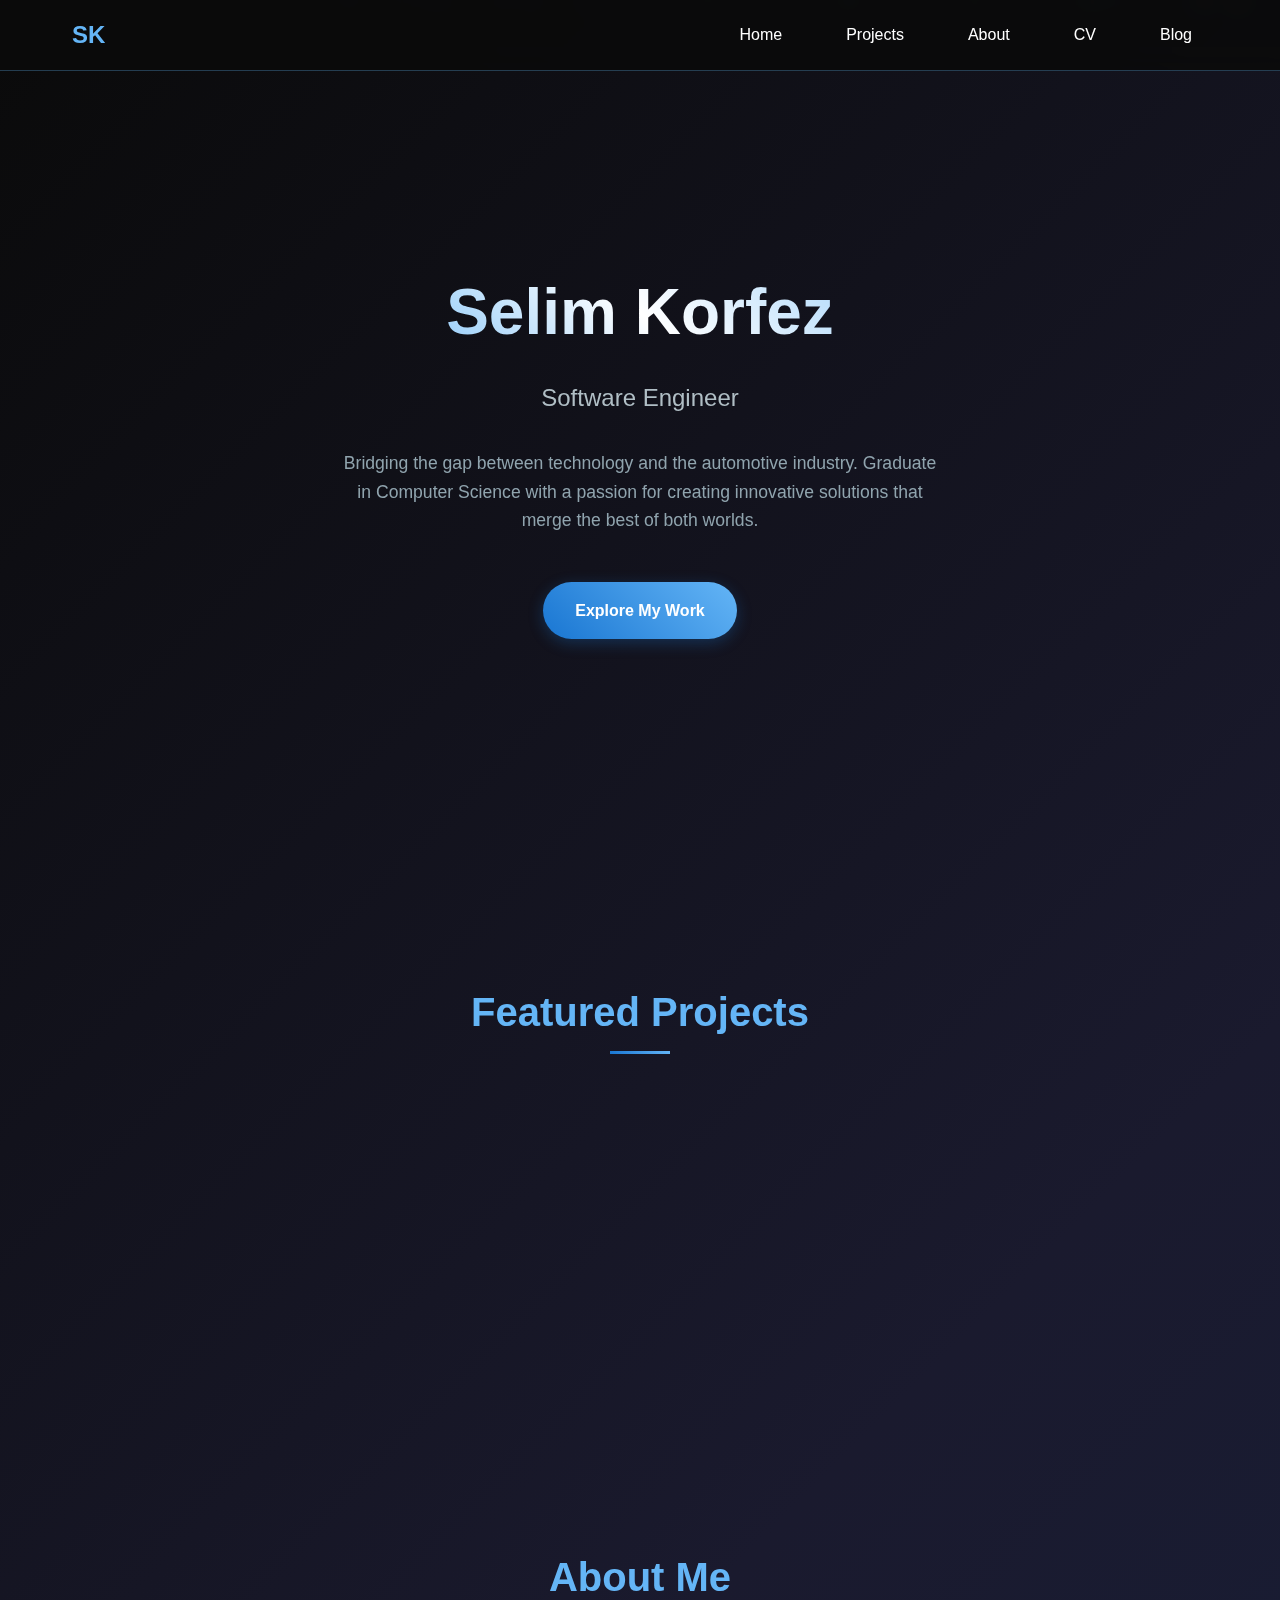
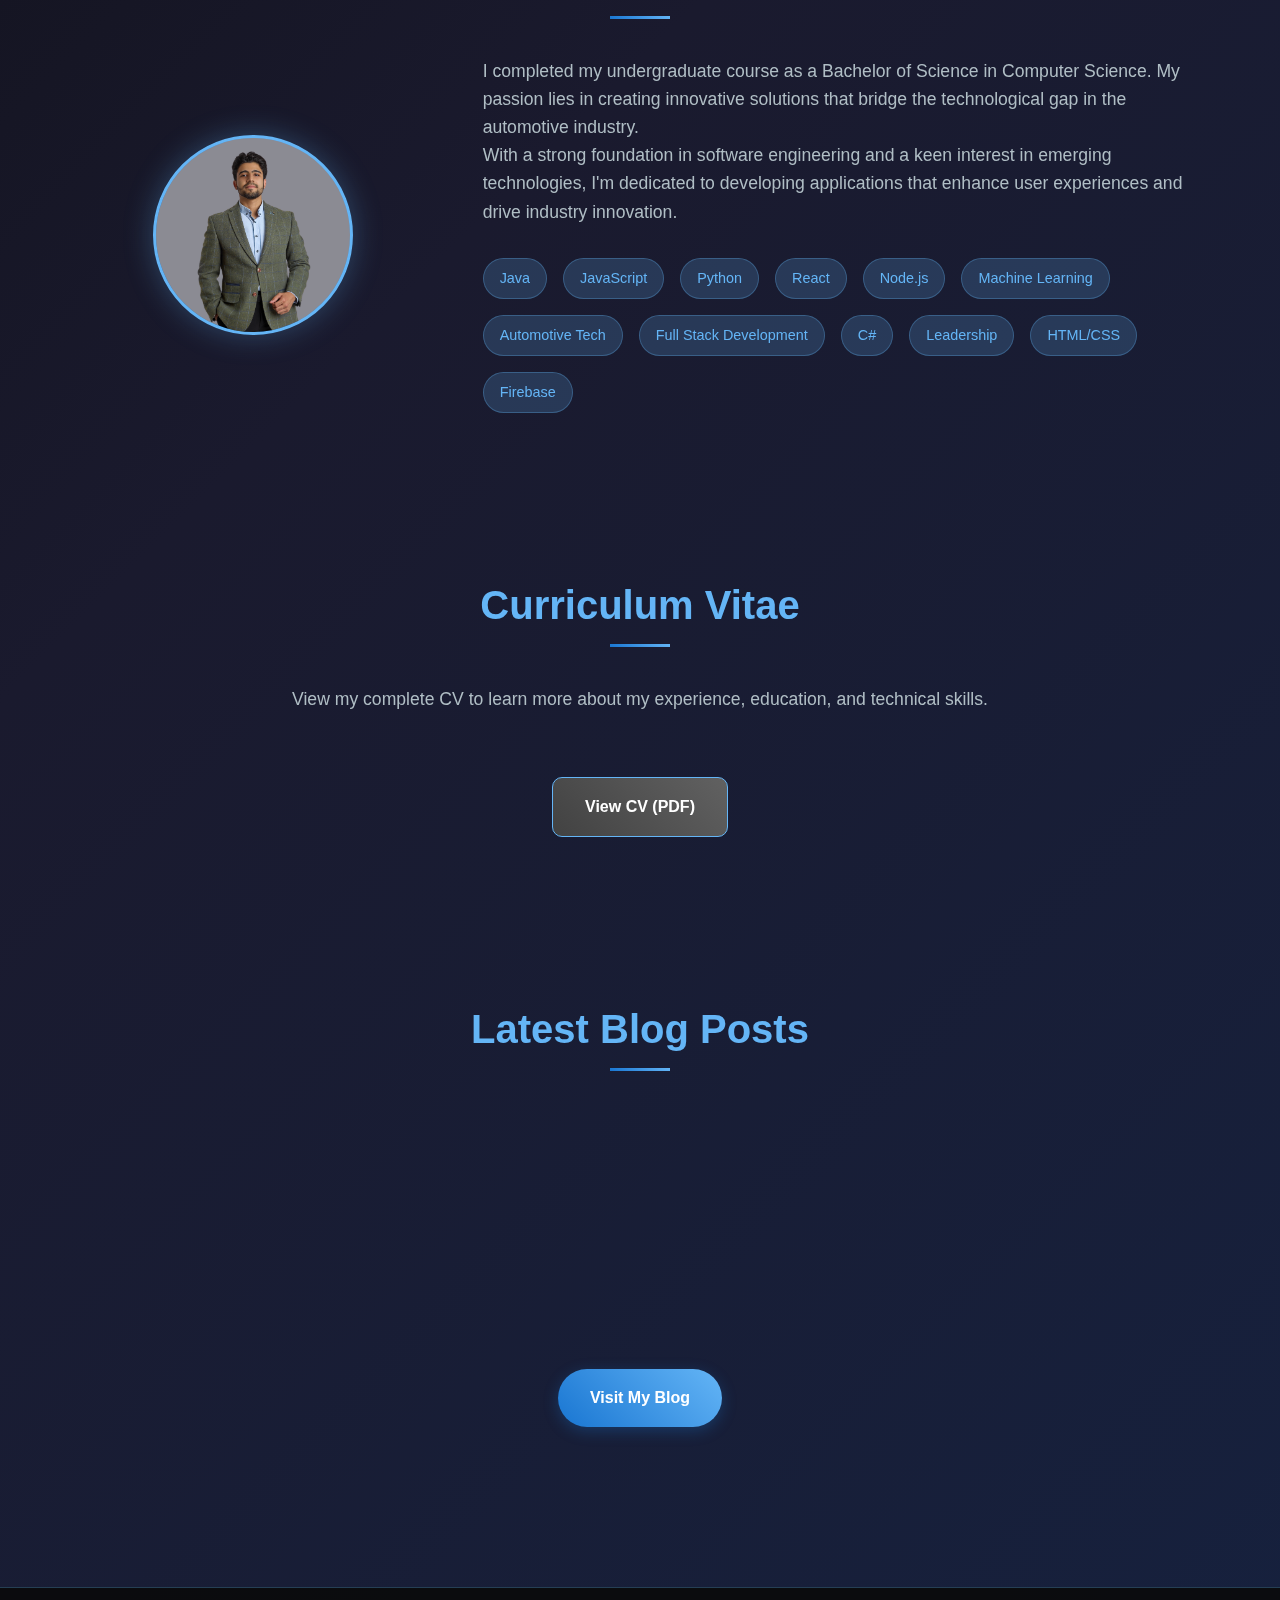
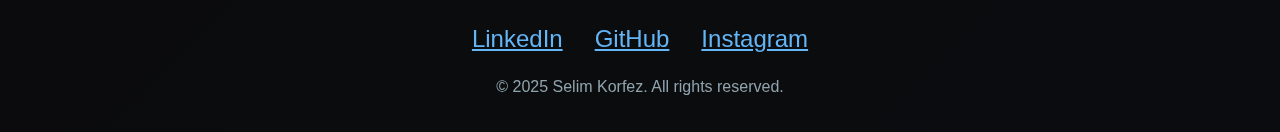
<file: index.html>
<!DOCTYPE html>
<html lang="en">
<head>
    <meta charset="UTF-8">
    <meta name="viewport" content="width=device-width, initial-scale=1.0">
    <link rel="icon" href="Favicon.png" type="image/x-icon">
    <title>Selim Korfez - Software Engineer</title>
    <style>
        * {
            margin: 0;
            padding: 0;
            box-sizing: border-box;
        }

        body {
            font-family: 'Segoe UI', Tahoma, Geneva, Verdana, sans-serif;
            background: linear-gradient(135deg, #0a0a0a 0%, #1a1a2e 50%, #16213e 100%);
            color: #ffffff;
            overflow-x: hidden;
            line-height: 1.6;
        }

        /* Animated background particles */
        .bg-animation {
            position: fixed;
            top: 0;
            left: 0;
            width: 100%;
            height: 100%;
            pointer-events: none;
            z-index: -1;
        }

        .particle {
            position: absolute;
            width: 2px;
            height: 2px;
            background: #64b5f6;
            border-radius: 50%;
            animation: float 20s infinite linear;
        }

        @keyframes float {
            0% {
                transform: translateY(100vh) rotate(0deg);
                opacity: 0;
            }
            10% {
                opacity: 1;
            }
            90% {
                opacity: 1;
            }
            100% {
                transform: translateY(-100vh) rotate(360deg);
                opacity: 0;
            }
        }

        /* Navigation */
        nav {
            position: fixed;
            top: 0;
            width: 100%;
            background: rgba(10, 10, 10, 0.9);
            backdrop-filter: blur(10px);
            z-index: 1000;
            padding: 1rem 0;
            border-bottom: 1px solid rgba(100, 181, 246, 0.3);
        }

        .nav-container {
            max-width: 1200px;
            margin: 0 auto;
            display: flex;
            justify-content: space-between;
            align-items: center;
            padding: 0 2rem;
        }

        .logo {
            font-size: 1.5rem;
            font-weight: bold;
            color: #64b5f6;
            text-decoration: none;
            transition: all 0.3s ease;
        }

        .logo:hover {
            text-shadow: 0 0 20px #64b5f6;
        }

        .nav-links {
            display: flex;
            list-style: none;
            gap: 2rem;
        }

        .nav-links a {
            color: #ffffff;
            text-decoration: none;
            transition: all 0.3s ease;
            position: relative;
            padding: 0.5rem 1rem;
            border-radius: 5px;
        }

        .nav-links a:hover {
            color: #64b5f6;
            background: rgba(100, 181, 246, 0.1);
        }

        .nav-links a::after {
            content: '';
            position: absolute;
            bottom: 0;
            left: 50%;
            width: 0;
            height: 2px;
            background: #64b5f6;
            transition: all 0.3s ease;
            transform: translateX(-50%);
        }

        .nav-links a:hover::after {
            width: 80%;
        }

        /* Hero Section */
        .hero {
            min-height: 100vh;
            display: flex;
            align-items: center;
            justify-content: center;
            text-align: center;
            position: relative;
            padding: 0 2rem;
        }

        .hero-content {
            max-width: 800px;
            z-index: 10;
        }

        .hero h1 {
            font-size: 4rem;
            margin-bottom: 1rem;
            background: linear-gradient(45deg, #64b5f6, #ffffff, #90caf9);
            -webkit-background-clip: text;
            -webkit-text-fill-color: transparent;
            background-clip: text;
            animation: fadeInUp 1s ease-out;
        }

        .hero .subtitle {
            font-size: 1.5rem;
            color: #b0bec5;
            margin-bottom: 2rem;
            animation: fadeInUp 1s ease-out 0.3s both;
        }

        .hero .description {
            font-size: 1.1rem;
            color: #90a4ae;
            margin-bottom: 3rem;
            max-width: 600px;
            margin-left: auto;
            margin-right: auto;
            animation: fadeInUp 1s ease-out 0.6s both;
        }

        .cta-button {
            display: inline-block;
            padding: 1rem 2rem;
            background: linear-gradient(45deg, #1976d2, #64b5f6);
            color: white;
            text-decoration: none;
            border-radius: 50px;
            transition: all 0.3s ease;
            font-weight: bold;
            box-shadow: 0 4px 15px rgba(25, 118, 210, 0.3);
            animation: fadeInUp 1s ease-out 0.9s both;
        }

        .cta-button:hover {
            transform: translateY(-3px);
            box-shadow: 0 8px 25px rgba(25, 118, 210, 0.5);
        }

        /* Sections */
        .section {
            padding: 5rem 0;
            max-width: 1200px;
            margin: 0 auto;
            padding-left: 2rem;
            padding-right: 2rem;
        }

        .section h2 {
            font-size: 2.5rem;
            margin-bottom: 3rem;
            text-align: center;
            color: #64b5f6;
            position: relative;
        }

        .section h2::after {
            content: '';
            position: absolute;
            bottom: -10px;
            left: 50%;
            width: 60px;
            height: 3px;
            background: linear-gradient(45deg, #1976d2, #64b5f6);
            transform: translateX(-50%);
        }

        /* Cards */
        .card-grid {
            display: grid;
            grid-template-columns: repeat(auto-fit, minmax(300px, 1fr));
            gap: 2rem;
            margin-top: 3rem;
        }

        .card {
            background: rgba(255, 255, 255, 0.05);
            border: 1px solid rgba(100, 181, 246, 0.3);
            border-radius: 15px;
            padding: 2rem;
            transition: all 0.3s ease;
            backdrop-filter: blur(10px);
        }

        .card:hover {
            transform: translateY(-10px);
            border-color: #64b5f6;
            box-shadow: 0 10px 30px rgba(100, 181, 246, 0.2);
        }

        
        .card h3 {
            color: #64b5f6;
            margin-bottom: 1rem;
            font-size: 1.3rem;
        }

        .card p {
            color: #b0bec5;
            margin-bottom: 1.5rem;
        }

        .card-link {
            display: inline-block;
            color: #64b5f6;
            text-decoration: none;
            font-weight: bold;
            transition: all 0.3s ease;
        }

        .card-link:hover {
            color: #90caf9;
            text-shadow: 0 0 10px #64b5f6;
        }

        /* About Section */
        .about-content {
            display: grid;
            grid-template-columns: 1fr 2fr;
            gap: 3rem;
            align-items: center;
            margin-top: 3rem;
        }

        .about-image {
            text-align: center;
        }

        .avatar {
            width: 200px;
            height: 200px;
            border-radius: 50%;
            border: 3px solid #64b5f6;
            box-shadow: 0 0 30px rgba(100, 181, 246, 0.3);
            background: linear-gradient(45deg, #1976d2, #64b5f6);
            display: flex;
            align-items: center;
            justify-content: center;
            font-size: 4rem;
            color: white;
            margin: 0 auto;
        }

        .about-text {
            color: #b0bec5;
            font-size: 1.1rem;
        }

        .skills {
            display: flex;
            flex-wrap: wrap;
            gap: 1rem;
            margin-top: 2rem;
        }

        .skill-tag {
            background: rgba(100, 181, 246, 0.2);
            color: #64b5f6;
            padding: 0.5rem 1rem;
            border-radius: 25px;
            font-size: 0.9rem;
            border: 1px solid rgba(100, 181, 246, 0.3);
        }

        /* CV Section */
        .cv-button {
            display: inline-block;
            margin-top: 2rem;
            padding: 1rem 2rem;
            background: linear-gradient(45deg, #424242, #616161);
            color: white;
            text-decoration: none;
            border-radius: 10px;
            transition: all 0.3s ease;
            font-weight: bold;
            border: 1px solid #64b5f6;
        }

        .cv-button:hover {
            background: linear-gradient(45deg, #616161, #757575);
            box-shadow: 0 5px 15px rgba(100, 181, 246, 0.3);
        }

        /* Blog Section */
        .blog-grid {
            display: grid;
            grid-template-columns: repeat(auto-fit, minmax(250px, 1fr));
            gap: 2rem;
            margin-top: 3rem;
        }

        .blog-card {
            background: rgba(255, 255, 255, 0.03);
            border: 1px solid rgba(100, 181, 246, 0.2);
            border-radius: 10px;
            padding: 1.5rem;
            transition: all 0.3s ease;
        }

        .blog-card:hover {
            transform: translateY(-5px);
            border-color: #64b5f6;
        }

        .blog-date {
            color: #64b5f6;
            font-size: 0.9rem;
            margin-bottom: 0.5rem;
        }

        .blog-title {
            color: #ffffff;
            margin-bottom: 1rem;
            font-size: 1.1rem;
        }

        .blog-excerpt {
            color: #90a4ae;
            font-size: 0.9rem;
            margin-bottom: 1rem;
        }

        /* Footer */
        footer {
            background: rgba(10, 10, 10, 0.9);
            text-align: center;
            padding: 2rem 0;
            border-top: 1px solid rgba(100, 181, 246, 0.3);
            margin-top: 5rem;
        }

        .social-links {
            display: flex;
            justify-content: center;
            gap: 2rem;
            margin-bottom: 1rem;
        }

        .social-links a {
            color: #64b5f6;
            font-size: 1.5rem;
            transition: all 0.3s ease;
        }

        .social-links a:hover {
            color: #90caf9;
            transform: scale(1.2);
        }

        /* Animations */
        @keyframes fadeInUp {
            from {
                opacity: 0;
                transform: translateY(30px);
            }
            to {
                opacity: 1;
                transform: translateY(0);
            }
        }

        /* Responsive */
        @media (max-width: 768px) {
            .hero h1 {
                font-size: 2.5rem;
            }
            
            .hero .subtitle {
                font-size: 1.2rem;
            }
            
            .nav-links {
                display: none;
            }
            
            .about-content {
                grid-template-columns: 1fr;
                text-align: center;
            }
            
            .section {
                padding-left: 1rem;
                padding-right: 1rem;
            }
        }
    </style>
</head>
<body>
    <div class="bg-animation" id="bgAnimation"></div>

    <nav>
        <div class="nav-container">
            <a href="#" class="logo">SK</a>
            <ul class="nav-links">
                <li><a href="#home">Home</a></li>
                <li><a href="#projects">Projects</a></li>
                <li><a href="#about">About</a></li>
                <li><a href="#cv">CV</a></li>
                <li><a href="#blog">Blog</a></li>
            </ul>
        </div>
    </nav>

    <section id="home" class="hero">
        <div class="hero-content">
            <h1>Selim Korfez</h1>
            <p class="subtitle">Software Engineer</p>
            <p class="description">
                Bridging the gap between technology and the automotive industry. 
                Graduate in Computer Science with a passion for creating innovative solutions 
                that merge the best of both worlds. 
            </p>
            <!-- Computer Science Graduate with hands-on experience on Agile Development who prefers team work over single work any time -->
            <a href="#projects" class="cta-button">Explore My Work</a>
        </div>
    </section>

    <section id="projects" class="section">
        <h2>Featured Projects</h2>
        <div class="card-grid">
            <div class="card">
                <h3>WorkSync</h3>
                <p>A comprehensive system designed to streamline internal operations and boost productivity through intelligent task management and time tracking capabilities.</p>
                <a href="WorkSync.html" class="card-link">View Project →</a>
            </div>
            <div class="card">
                <h3>DigiCanva</h3>
                <p>Full-stack e-commerce solution with modern UI/UX design, secure payment integration, and scalable architecture for optimal performance.</p>
                <a href="DigiCanva.html" class="card-link">View Project →</a>
            </div>
            <div class="card">
                <h3>AI CarPlay Assistant (SOON)</h3>
                <p>Machine learning-powered automotive assistant integrated with CarPlay, providing intelligent voice interactions and predictive features for enhanced driving experience.</p>
                <a href="VA.html" class="card-link">View Project →</a>
            </div>
        </div>
    </section>

    <section id="about" class="section">
        <h2>About Me</h2>
        <div class="about-content">
            <div class="about-image">
               <div><img class="avatar" src="14.jpg" alt="Avatar"> </div> 
            </div>
            <div class="about-text">
                <p>I completed my undergraduate course as a Bachelor of Science in Computer Science. My passion lies in creating innovative solutions that bridge the technological gap in the automotive industry.</p>
                
                <p>With a strong foundation in software engineering and a keen interest in emerging technologies, I'm dedicated to developing applications that enhance user experiences and drive industry innovation.</p>
                
                <div class="skills">
                    <span class="skill-tag">Java</span>
                    <span class="skill-tag">JavaScript</span>
                    <span class="skill-tag">Python</span>
                    <span class="skill-tag">React</span>
                    <span class="skill-tag">Node.js</span>
                    <span class="skill-tag">Machine Learning</span>
                    <span class="skill-tag">Automotive Tech</span>
                    <span class="skill-tag">Full Stack Development</span>
                    <span class="skill-tag">C#</span>
                    <span class="skill-tag">Leadership</span>
                    <span class="skill-tag">HTML/CSS</span>
                    <span class="skill-tag">Firebase</span>
                </div>
            </div>
        </div>
    </section>

    <section id="cv" class="section">
        <h2>Curriculum Vitae</h2>
        <div style="text-align: center;">
            <p style="color: #b0bec5; margin-bottom: 2rem; font-size: 1.1rem;">
                View my complete CV to learn more about my experience, education, and technical skills.
            </p>
            <a href="https://acrobat.adobe.com/id/urn:aaid:sc:EU:58a8c786-a9e1-45b7-80ed-790b21df94cc"
             class="cv-button">View CV (PDF)</a>
        </div>
    </section>

    <section id="blog" class="section">
        <h2>Latest Blog Posts</h2>
        <div class="blog-grid">
            <div class="blog-card">
                <div class="blog-date">January 2022</div>
                <h3 class="blog-title">Programming Language Definitions</h3>
                <p class="blog-excerpt">Exploring language definitions for HTML, CSS, JavaScript, PHP and SQL</p>
                <a href="https://selimkorfez.blogspot.com/2022/04/exercise-3-programming-language.html" class="card-link">Read More →</a>
            </div>
            <div class="blog-card">
                <div class="blog-date">April 2022</div>
                <h3 class="blog-title">Privacy and Data Protection</h3>
                <p class="blog-excerpt">Research of Privacy and Data Protection</p>
                <a href="https://www.blogger.com/blog/post/edit/preview/288258455162598896/8137491559936532501" class="card-link">Read More →</a>
            </div>
            <div class="blog-card">
                <div class="blog-date">April 2025</div>
                <h3 class="blog-title">Data Analysis with Excel</h3>
                <p class="blog-excerpt">Data Analysis of the E-Commerce website 2.42Cars using Excel</p>
                <a href="https://selimkorfez.blogspot.com/2022/03/exercise-27-data-analysis.html" class="card-link">Read More →</a>
            </div>
        </div>
        <div style="text-align: center; margin-top: 3rem;">
            <a href="https://www.blogger.com/profile/02414045822538272920" class="cta-button">Visit My Blog</a>
        </div>
    </section>

    <footer>
        <div class="social-links">
            <a href="https://www.linkedin.com/in/selim-korfez/">LinkedIn</a>
            <a href="https://github.com/selimkorfez">GitHub</a>
            <a href="https://www.instagram.com/selimkorfez/">Instagram</a>
        </div>
        <p style="color: #90a4ae;">&copy; 2025 Selim Korfez. All rights reserved.</p>
    </footer>

    <script>
        // Animated background particles
        function createParticles() {
            const bgAnimation = document.getElementById('bgAnimation');
            
            for (let i = 0; i < 50; i++) {
                const particle = document.createElement('div');
                particle.className = 'particle';
                particle.style.left = Math.random() * 100 + '%';
                particle.style.animationDelay = Math.random() * 20 + 's';
                particle.style.animationDuration = (Math.random() * 10 + 10) + 's';
                bgAnimation.appendChild(particle);
            }
        }

        // Smooth scrolling for navigation links
        document.querySelectorAll('a[href^="#"]').forEach(anchor => {
            anchor.addEventListener('click', function (e) {
                e.preventDefault();
                const target = document.querySelector(this.getAttribute('href'));
                if (target) {
                    target.scrollIntoView({
                        behavior: 'smooth',
                        block: 'start'
                    });
                }
            });
        });

        // Initialize particles when page loads
        document.addEventListener('DOMContentLoaded', createParticles);

        // Add scroll effect to cards
        const observerOptions = {
            threshold: 0.1,
            rootMargin: '0px 0px -50px 0px'
        };

        const observer = new IntersectionObserver((entries) => {
            entries.forEach(entry => {
                if (entry.isIntersecting) {
                    entry.target.style.opacity = '1';
                    entry.target.style.transform = 'translateY(0)';
                }
            });
        }, observerOptions);

        // Observe cards for animation
        document.addEventListener('DOMContentLoaded', () => {
            const cards = document.querySelectorAll('.card, .blog-card');
            cards.forEach(card => {
                card.style.opacity = '0';
                card.style.transform = 'translateY(20px)';
                card.style.transition = 'opacity 0.6s ease, transform 0.6s ease';
                observer.observe(card);
            });
        });
    </script>
</body>
</html>
</file>
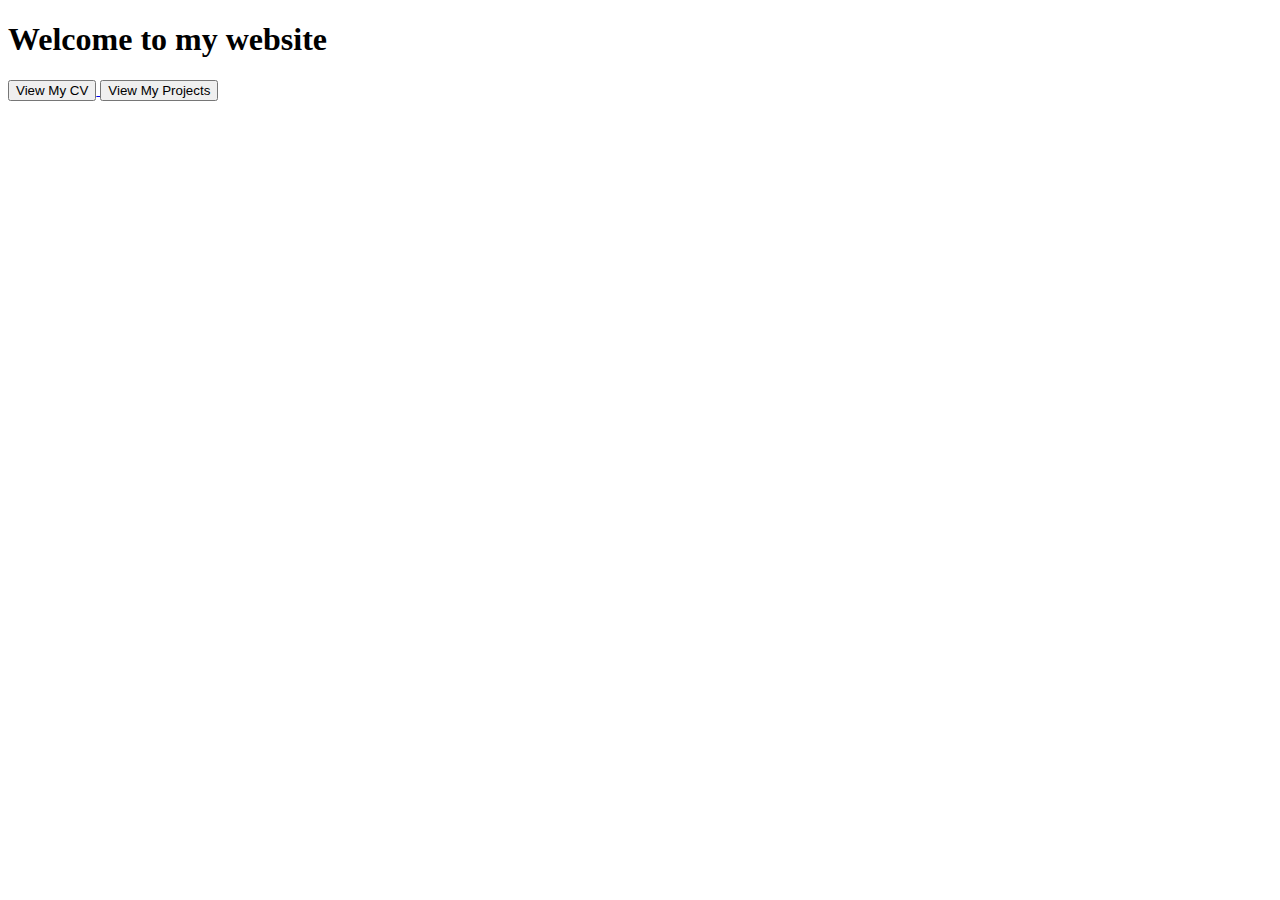
<file: about.html>
<!DOCTYPE html> 
<html lang="en">

<head>
    <title> Selim Korfez</title>

<head>

<body>
    <h1> Welcome to my website</h1>

    <!-- <button> View my CV</button> -->
    <a href="index.html">
        <button>View My CV</button>
    </a>

    <!-- <button> View my Projects</button> -->
    <a href="projects.html">
        <button> View My Projects</button>
    </a>
</body>

</html>
</file>
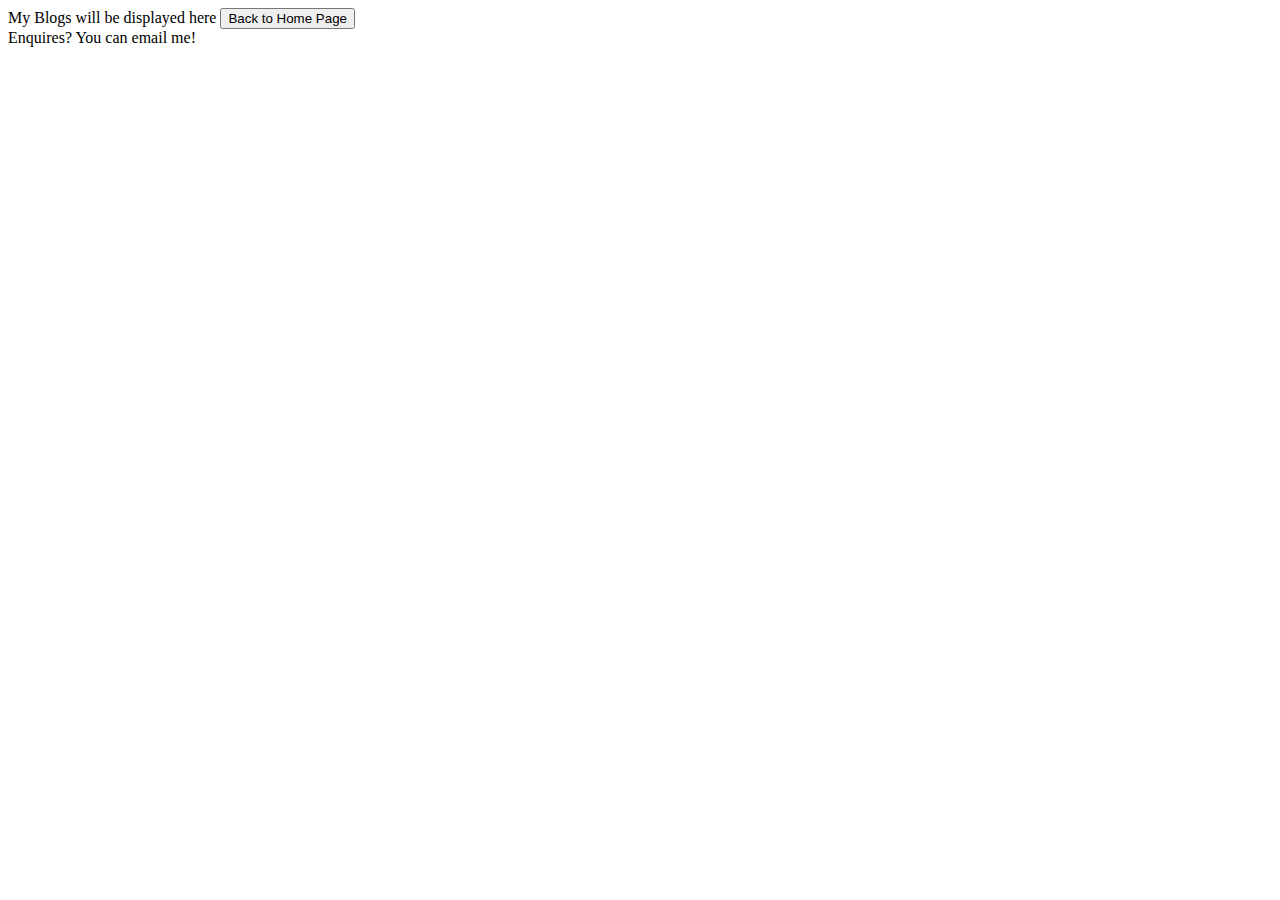
<file: blogs.html>
<!DOCTYPE html>
<html lang='en'>

<title> Selim Korfez - Blogs</title>

<head>My Blogs will be displayed here</head>








<body>
    <a href="about.html">
        <button> Back to Home Page</button>
    </a>
</body>

<footer> Enquires? You can email me!</footer>
</html>
</file>
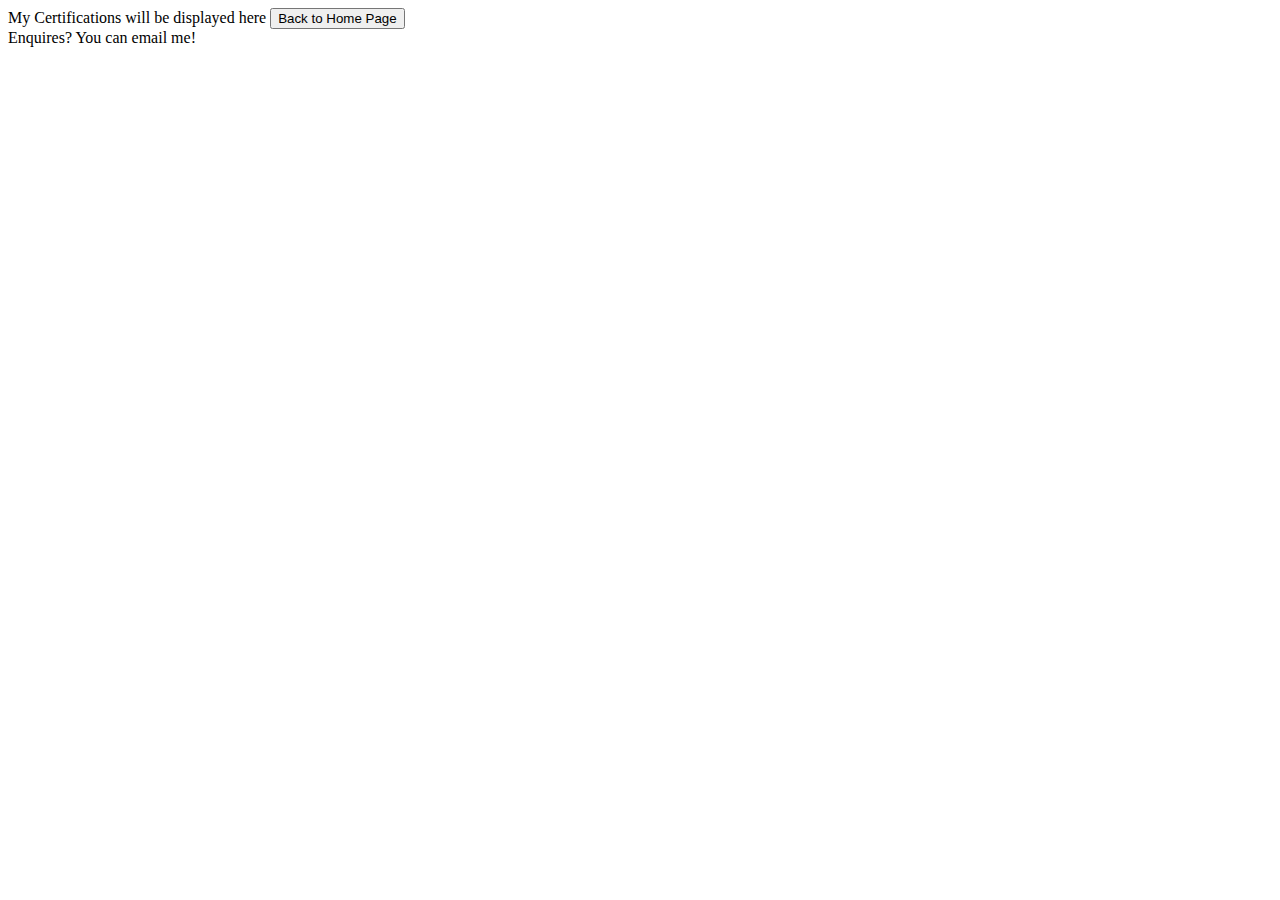
<file: certifications.html>
<!DOCTYPE html>
<html lang='en'>

<title> Selim Korfez - Certifications</title>

<head>My Certifications will be displayed here</head>




<body>
    <a href="about.html">
        <button> Back to Home Page</button>
    </a>
</body>

<footer> Enquires? You can email me!</footer>

</html>
</file>
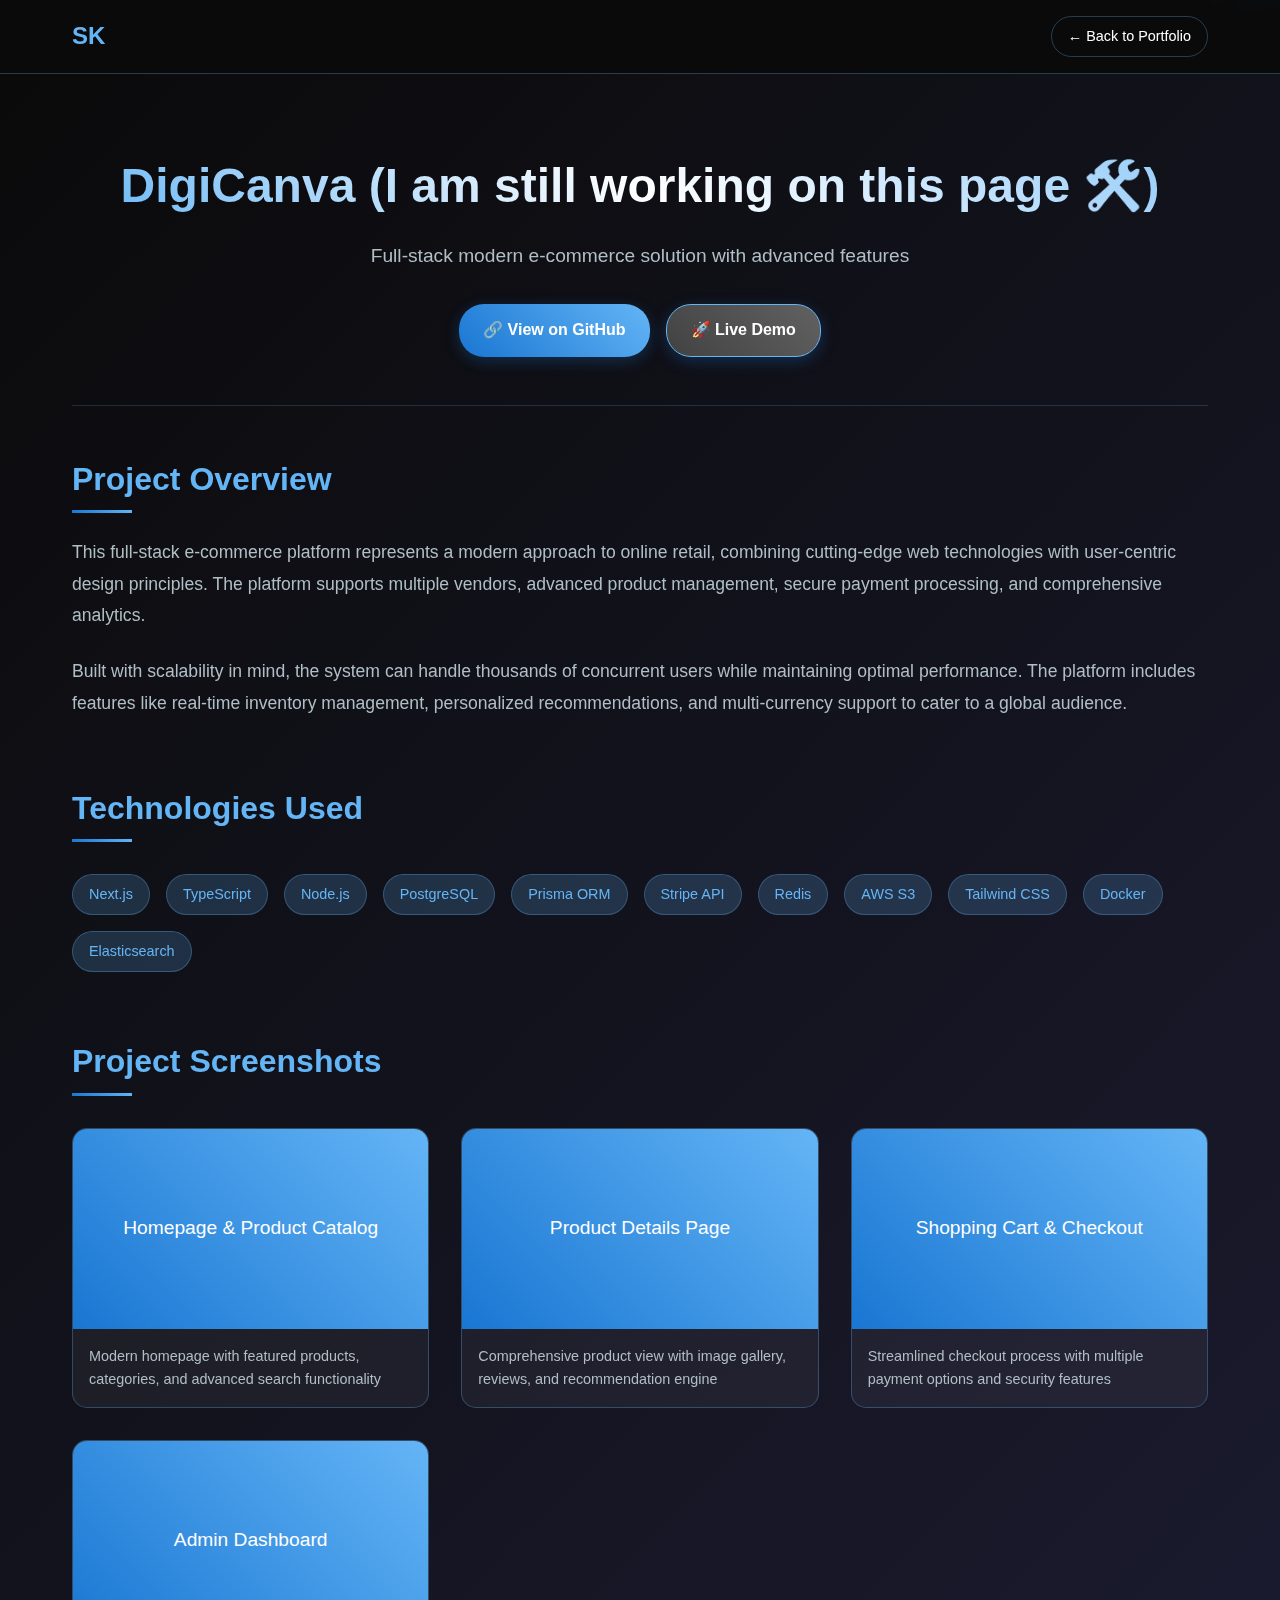
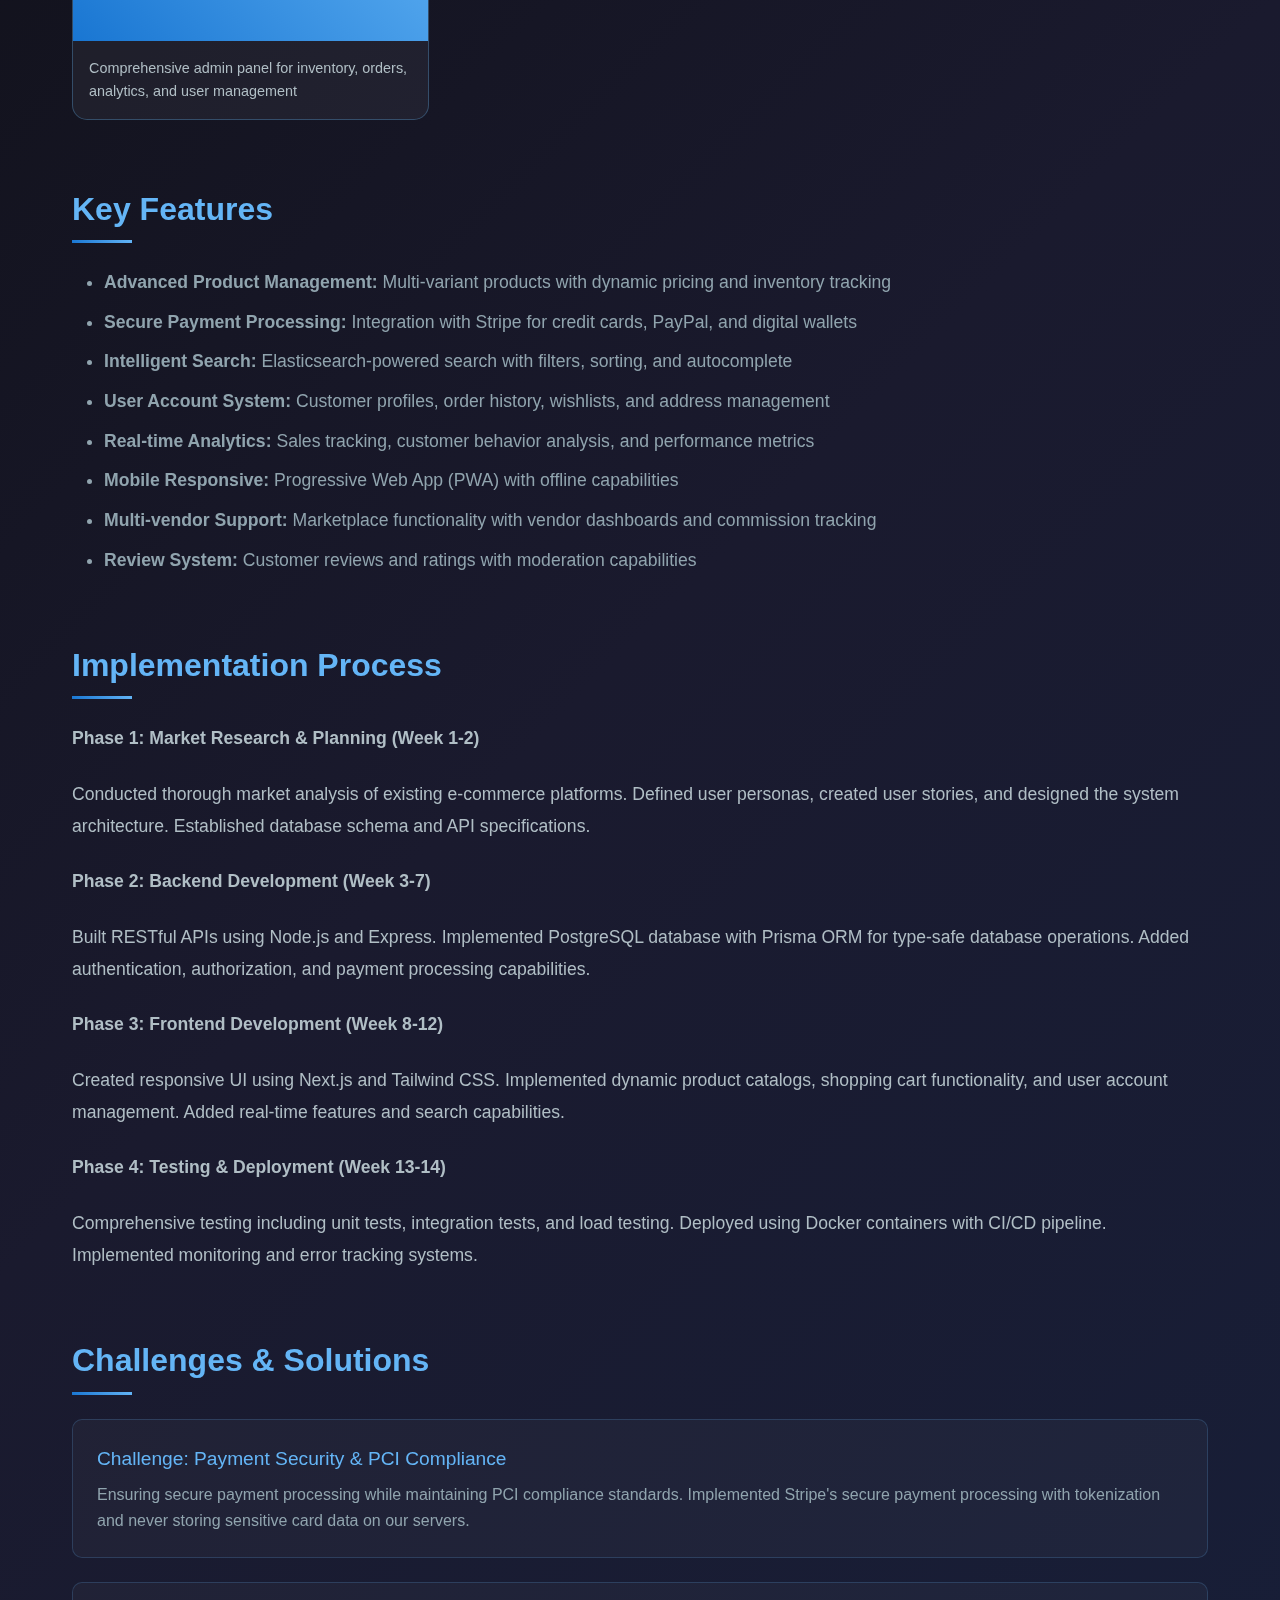
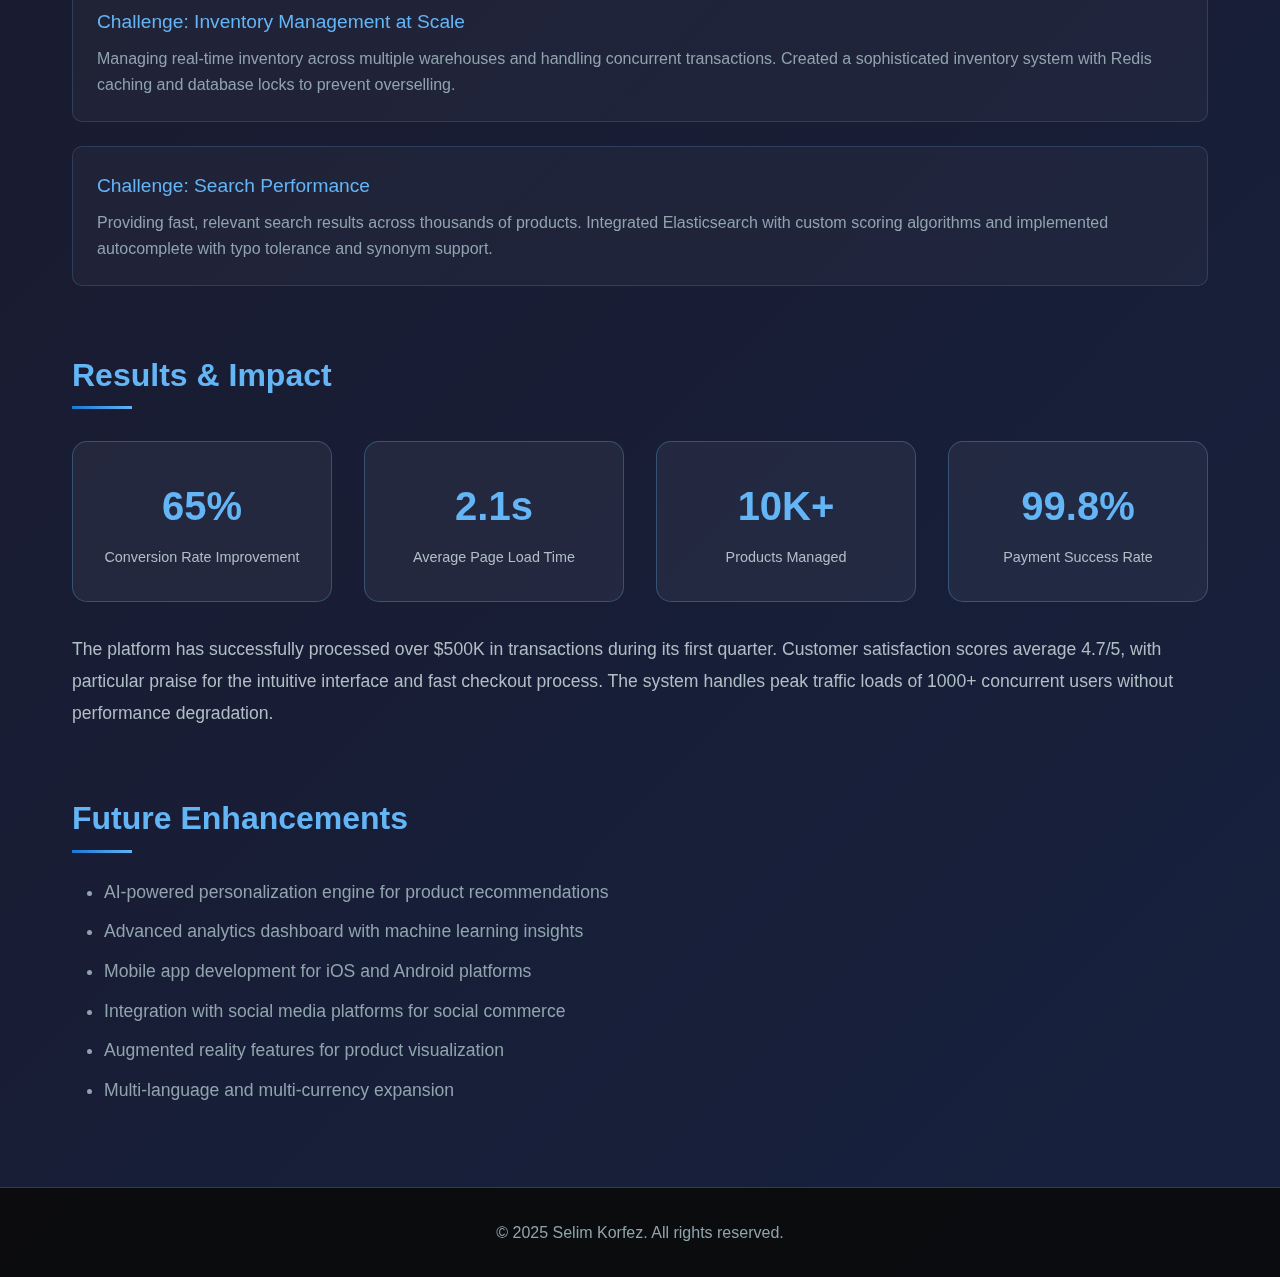
<file: DigiCanva.html>
<!DOCTYPE html>
<html lang="en">
<head>
    <meta charset="UTF-8">
    <meta name="viewport" content="width=device-width, initial-scale=1.0">
    <link rel="icon" href="Favicon.png" type="image/x-icon">
    <title>DigiCanva - Selim Korfez</title>
    <style>
        * {
            margin: 0;
            padding: 0;
            box-sizing: border-box;
        }

        body {
            font-family: 'Segoe UI', Tahoma, Geneva, Verdana, sans-serif;
            background: linear-gradient(135deg, #0a0a0a 0%, #1a1a2e 50%, #16213e 100%);
            color: #ffffff;
            overflow-x: hidden;
            line-height: 1.6;
        }

        /* Animated background particles */
        .bg-animation {
            position: fixed;
            top: 0;
            left: 0;
            width: 100%;
            height: 100%;
            pointer-events: none;
            z-index: -1;
        }

        .particle {
            position: absolute;
            width: 2px;
            height: 2px;
            background: #64b5f6;
            border-radius: 50%;
            animation: float 20s infinite linear;
        }

        @keyframes float {
            0% {
                transform: translateY(100vh) rotate(0deg);
                opacity: 0;
            }
            10% {
                opacity: 1;
            }
            90% {
                opacity: 1;
            }
            100% {
                transform: translateY(-100vh) rotate(360deg);
                opacity: 0;
            }
        }

        /* Navigation */
        nav {
            position: fixed;
            top: 0;
            width: 100%;
            background: rgba(10, 10, 10, 0.9);
            backdrop-filter: blur(10px);
            z-index: 1000;
            padding: 1rem 0;
            border-bottom: 1px solid rgba(100, 181, 246, 0.3);
        }

        .nav-container {
            max-width: 1200px;
            margin: 0 auto;
            display: flex;
            justify-content: space-between;
            align-items: center;
            padding: 0 2rem;
        }

        .logo {
            font-size: 1.5rem;
            font-weight: bold;
            color: #64b5f6;
            text-decoration: none;
            transition: all 0.3s ease;
        }

        .logo:hover {
            text-shadow: 0 0 20px #64b5f6;
        }

        .back-button {
            display: inline-flex;
            align-items: center;
            gap: 0.5rem;
            color: #ffffff;
            text-decoration: none;
            padding: 0.5rem 1rem;
            border: 1px solid rgba(100, 181, 246, 0.3);
            border-radius: 25px;
            transition: all 0.3s ease;
            font-size: 0.9rem;
        }

        .back-button:hover {
            background: rgba(100, 181, 246, 0.1);
            border-color: #64b5f6;
            color: #64b5f6;
        }

        /* Main Content */
        .main-content {
            padding-top: 100px;
            max-width: 1200px;
            margin: 0 auto;
            padding-left: 2rem;
            padding-right: 2rem;
        }

        /* Project Header */
        .project-header {
            text-align: center;
            padding: 3rem 0;
            border-bottom: 1px solid rgba(100, 181, 246, 0.2);
            margin-bottom: 3rem;
        }

        .project-title {
            font-size: 3rem;
            margin-bottom: 1rem;
            background: linear-gradient(45deg, #64b5f6, #ffffff, #90caf9);
            -webkit-background-clip: text;
            -webkit-text-fill-color: transparent;
            background-clip: text;
        }

        .project-subtitle {
            font-size: 1.2rem;
            color: #b0bec5;
            margin-bottom: 2rem;
        }

        .project-links {
            display: flex;
            justify-content: center;
            gap: 1rem;
            flex-wrap: wrap;
        }

        .project-link {
            display: inline-flex;
            align-items: center;
            gap: 0.5rem;
            padding: 0.8rem 1.5rem;
            background: linear-gradient(45deg, #1976d2, #64b5f6);
            color: white;
            text-decoration: none;
            border-radius: 25px;
            transition: all 0.3s ease;
            font-weight: bold;
            box-shadow: 0 4px 15px rgba(25, 118, 210, 0.3);
        }

        .project-link:hover {
            transform: translateY(-3px);
            box-shadow: 0 8px 25px rgba(25, 118, 210, 0.5);
        }

        .project-link.secondary {
            background: linear-gradient(45deg, #424242, #616161);
            border: 1px solid #64b5f6;
        }

        .project-link.secondary:hover {
            background: linear-gradient(45deg, #616161, #757575);
        }

        /* Content Sections */
        .content-section {
            margin-bottom: 4rem;
        }

        .section-title {
            font-size: 2rem;
            color: #64b5f6;
            margin-bottom: 1.5rem;
            position: relative;
            padding-bottom: 0.5rem;
        }

        .section-title::after {
            content: '';
            position: absolute;
            bottom: 0;
            left: 0;
            width: 60px;
            height: 3px;
            background: linear-gradient(45deg, #1976d2, #64b5f6);
        }

        .section-content {
            color: #b0bec5;
            font-size: 1.1rem;
            line-height: 1.8;
        }

        .section-content p {
            margin-bottom: 1.5rem;
        }

        .section-content ul {
            margin-left: 2rem;
            margin-bottom: 1.5rem;
        }

        .section-content li {
            margin-bottom: 0.5rem;
            color: #90a4ae;
        }

        /* Image Gallery */
        .image-gallery {
            display: grid;
            grid-template-columns: repeat(auto-fit, minmax(300px, 1fr));
            gap: 2rem;
            margin: 2rem 0;
        }

        .gallery-item {
            background: rgba(255, 255, 255, 0.05);
            border: 1px solid rgba(100, 181, 246, 0.3);
            border-radius: 15px;
            overflow: hidden;
            transition: all 0.3s ease;
        }

        .gallery-item:hover {
            transform: translateY(-5px);
            border-color: #64b5f6;
            box-shadow: 0 10px 30px rgba(100, 181, 246, 0.2);
        }

        .gallery-image {
            width: 100%;
            height: 200px;
            background: linear-gradient(45deg, #1976d2, #64b5f6);
            display: flex;
            align-items: center;
            justify-content: center;
            color: white;
            font-size: 1.2rem;
            position: relative;
        }

        .gallery-caption {
            padding: 1rem;
            color: #b0bec5;
            font-size: 0.9rem;
        }

        /* Tech Stack */
        .tech-stack {
            display: flex;
            flex-wrap: wrap;
            gap: 1rem;
            margin: 2rem 0;
        }

        .tech-tag {
            background: rgba(100, 181, 246, 0.2);
            color: #64b5f6;
            padding: 0.5rem 1rem;
            border-radius: 25px;
            font-size: 0.9rem;
            border: 1px solid rgba(100, 181, 246, 0.3);
            transition: all 0.3s ease;
        }

        .tech-tag:hover {
            background: rgba(100, 181, 246, 0.3);
            transform: scale(1.05);
        }

        /* Challenges Section */
        .challenge-item {
            background: rgba(255, 255, 255, 0.03);
            border: 1px solid rgba(100, 181, 246, 0.2);
            border-radius: 10px;
            padding: 1.5rem;
            margin-bottom: 1.5rem;
            transition: all 0.3s ease;
        }

        .challenge-item:hover {
            border-color: #64b5f6;
            background: rgba(255, 255, 255, 0.05);
        }

        .challenge-title {
            color: #64b5f6;
            font-size: 1.2rem;
            margin-bottom: 0.5rem;
        }

        .challenge-description {
            color: #90a4ae;
        }

        /* Results/Metrics */
        .metrics-grid {
            display: grid;
            grid-template-columns: repeat(auto-fit, minmax(200px, 1fr));
            gap: 2rem;
            margin: 2rem 0;
        }

        .metric-card {
            text-align: center;
            background: rgba(255, 255, 255, 0.05);
            border: 1px solid rgba(100, 181, 246, 0.3);
            border-radius: 15px;
            padding: 2rem 1rem;
            transition: all 0.3s ease;
        }

        .metric-card:hover {
            transform: translateY(-5px);
            border-color: #64b5f6;
        }

        .metric-number {
            font-size: 2.5rem;
            font-weight: bold;
            color: #64b5f6;
            margin-bottom: 0.5rem;
        }

        .metric-label {
            color: #b0bec5;
            font-size: 0.9rem;
        }

        /* Footer */
        footer {
            background: rgba(10, 10, 10, 0.9);
            text-align: center;
            padding: 2rem 0;
            border-top: 1px solid rgba(100, 181, 246, 0.3);
            margin-top: 5rem;
        }

        /* Responsive */
        @media (max-width: 768px) {
            .project-title {
                font-size: 2rem;
            }
            
            .nav-container {
                padding: 0 1rem;
            }
            
            .main-content {
                padding-left: 1rem;
                padding-right: 1rem;
            }
            
            .project-links {
                flex-direction: column;
                align-items: center;
            }
            
            .metrics-grid {
                grid-template-columns: repeat(auto-fit, minmax(150px, 1fr));
            }
        }

        /* Animations */
        @keyframes fadeInUp {
            from {
                opacity: 0;
                transform: translateY(30px);
            }
            to {
                opacity: 1;
                transform: translateY(0);
            }
        }

        .fade-in {
            animation: fadeInUp 0.8s ease-out;
        }
    </style>
</head>
<body>
    <div class="bg-animation" id="bgAnimation"></div>

    <nav>
        <div class="nav-container">
            <a href="index.html" class="logo">SK</a>
            <a href="index.html#projects" class="back-button">
                ← Back to Portfolio
            </a>
        </div>
    </nav>

    <main class="main-content">
        <div class="project-header fade-in">
            <h1 class="project-title">DigiCanva (I am still working on this page 🛠️)</h1>
            <p class="project-subtitle">Full-stack modern e-commerce solution with advanced features</p>
            <div class="project-links">
                <a href="https://github.com/E-wWong/Skeleton" class="project-link">
                    🔗 View on GitHub
                </a>
                <a href="#" class="project-link secondary">
                    🚀 Live Demo
                </a>
            </div>
        </div>

        <div class="content-section fade-in">
            <h2 class="section-title">Project Overview</h2>
            <div class="section-content">
                <p>This full-stack e-commerce platform represents a modern approach to online retail, combining cutting-edge web technologies with user-centric design principles. The platform supports multiple vendors, advanced product management, secure payment processing, and comprehensive analytics.</p>
                
                <p>Built with scalability in mind, the system can handle thousands of concurrent users while maintaining optimal performance. The platform includes features like real-time inventory management, personalized recommendations, and multi-currency support to cater to a global audience.</p>
            </div>
        </div>

        <div class="content-section">
            <h2 class="section-title">Technologies Used</h2>
            <div class="tech-stack">
                <span class="tech-tag">Next.js</span>
                <span class="tech-tag">TypeScript</span>
                <span class="tech-tag">Node.js</span>
                <span class="tech-tag">PostgreSQL</span>
                <span class="tech-tag">Prisma ORM</span>
                <span class="tech-tag">Stripe API</span>
                <span class="tech-tag">Redis</span>
                <span class="tech-tag">AWS S3</span>
                <span class="tech-tag">Tailwind CSS</span>
                <span class="tech-tag">Docker</span>
                <span class="tech-tag">Elasticsearch</span>
            </div>
        </div>

        <div class="content-section">
            <h2 class="section-title">Project Screenshots</h2>
            <div class="image-gallery">
                <div class="gallery-item">
                    <div class="gallery-image">
                        Homepage & Product Catalog
                    </div>
                    <div class="gallery-caption">
                        Modern homepage with featured products, categories, and advanced search functionality
                    </div>
                </div>
                <div class="gallery-item">
                    <div class="gallery-image">
                        Product Details Page
                    </div>
                    <div class="gallery-caption">
                        Comprehensive product view with image gallery, reviews, and recommendation engine
                    </div>
                </div>
                <div class="gallery-item">
                    <div class="gallery-image">
                        Shopping Cart & Checkout
                    </div>
                    <div class="gallery-caption">
                        Streamlined checkout process with multiple payment options and security features
                    </div>
                </div>
                <div class="gallery-item">
                    <div class="gallery-image">
                        Admin Dashboard
                    </div>
                    <div class="gallery-caption">
                        Comprehensive admin panel for inventory, orders, analytics, and user management
                    </div>
                </div>
            </div>
        </div>

        <div class="content-section">
            <h2 class="section-title">Key Features</h2>
            <div class="section-content">
                <ul>
                    <li><strong>Advanced Product Management:</strong> Multi-variant products with dynamic pricing and inventory tracking</li>
                    <li><strong>Secure Payment Processing:</strong> Integration with Stripe for credit cards, PayPal, and digital wallets</li>
                    <li><strong>Intelligent Search:</strong> Elasticsearch-powered search with filters, sorting, and autocomplete</li>
                    <li><strong>User Account System:</strong> Customer profiles, order history, wishlists, and address management</li>
                    <li><strong>Real-time Analytics:</strong> Sales tracking, customer behavior analysis, and performance metrics</li>
                    <li><strong>Mobile Responsive:</strong> Progressive Web App (PWA) with offline capabilities</li>
                    <li><strong>Multi-vendor Support:</strong> Marketplace functionality with vendor dashboards and commission tracking</li>
                    <li><strong>Review System:</strong> Customer reviews and ratings with moderation capabilities</li>
                </ul>
            </div>
        </div>

        <div class="content-section">
            <h2 class="section-title">Implementation Process</h2>
            <div class="section-content">
                <p><strong>Phase 1: Market Research & Planning (Week 1-2)</strong></p>
                <p>Conducted thorough market analysis of existing e-commerce platforms. Defined user personas, created user stories, and designed the system architecture. Established database schema and API specifications.</p>

                <p><strong>Phase 2: Backend Development (Week 3-7)</strong></p>
                <p>Built RESTful APIs using Node.js and Express. Implemented PostgreSQL database with Prisma ORM for type-safe database operations. Added authentication, authorization, and payment processing capabilities.</p>

                <p><strong>Phase 3: Frontend Development (Week 8-12)</strong></p>
                <p>Created responsive UI using Next.js and Tailwind CSS. Implemented dynamic product catalogs, shopping cart functionality, and user account management. Added real-time features and search capabilities.</p>

                <p><strong>Phase 4: Testing & Deployment (Week 13-14)</strong></p>
                <p>Comprehensive testing including unit tests, integration tests, and load testing. Deployed using Docker containers with CI/CD pipeline. Implemented monitoring and error tracking systems.</p>
            </div>
        </div>

        <div class="content-section">
            <h2 class="section-title">Challenges & Solutions</h2>
            <div class="challenge-item">
                <div class="challenge-title">Challenge: Payment Security & PCI Compliance</div>
                <div class="challenge-description">
                    Ensuring secure payment processing while maintaining PCI compliance standards. Implemented Stripe's secure payment processing with tokenization and never storing sensitive card data on our servers.
                </div>
            </div>
            <div class="challenge-item">
                <div class="challenge-title">Challenge: Inventory Management at Scale</div>
                <div class="challenge-description">
                    Managing real-time inventory across multiple warehouses and handling concurrent transactions. Created a sophisticated inventory system with Redis caching and database locks to prevent overselling.
                </div>
            </div>
            <div class="challenge-item">
                <div class="challenge-title">Challenge: Search Performance</div>
                <div class="challenge-description">
                    Providing fast, relevant search results across thousands of products. Integrated Elasticsearch with custom scoring algorithms and implemented autocomplete with typo tolerance and synonym support.
                </div>
            </div>
        </div>

        <div class="content-section">
            <h2 class="section-title">Results & Impact</h2>
            <div class="metrics-grid">
                <div class="metric-card">
                    <div class="metric-number">65%</div>
                    <div class="metric-label">Conversion Rate Improvement</div>
                </div>
                <div class="metric-card">
                    <div class="metric-number">2.1s</div>
                    <div class="metric-label">Average Page Load Time</div>
                </div>
                <div class="metric-card">
                    <div class="metric-number">10K+</div>
                    <div class="metric-label">Products Managed</div>
                </div>
                <div class="metric-card">
                    <div class="metric-number">99.8%</div>
                    <div class="metric-label">Payment Success Rate</div>
                </div>
            </div>
            <div class="section-content">
                <p>The platform has successfully processed over $500K in transactions during its first quarter. Customer satisfaction scores average 4.7/5, with particular praise for the intuitive interface and fast checkout process. The system handles peak traffic loads of 1000+ concurrent users without performance degradation.</p>
            </div>
        </div>

        <div class="content-section">
            <h2 class="section-title">Future Enhancements</h2>
            <div class="section-content">
                <ul>
                    <li>AI-powered personalization engine for product recommendations</li>
                    <li>Advanced analytics dashboard with machine learning insights</li>
                    <li>Mobile app development for iOS and Android platforms</li>
                    <li>Integration with social media platforms for social commerce</li>
                    <li>Augmented reality features for product visualization</li>
                    <li>Multi-language and multi-currency expansion</li>
                </ul>
            </div>
        </div>
    </main>

    <footer>
        <p style="color: #90a4ae;">&copy; 2025 Selim Korfez. All rights reserved.</p>
    </footer>

    <script>
        // Animated background particles
        function createParticles() {
            const bgAnimation = document.getElementById('bgAnimation');
            
            for (let i = 0; i < 50; i++) {
                const particle = document.createElement('div');
                particle.className = 'particle';
                particle.style.left = Math.random() * 100 + '%';
                particle.style.animationDelay = Math.random() * 20 + 's';
                particle.style.animationDuration = (Math.random() * 10 + 10) + 's';
                bgAnimation.appendChild(particle);
            }
        }

        // Initialize particles when page loads
        document.addEventListener('DOMContentLoaded', createParticles);

        // Smooth scrolling for anchor links
        document.querySelectorAll('a[href^="#"]').forEach(anchor => {
            anchor.addEventListener('click', function (e) {
                e.preventDefault();
                const target = document.querySelector(this.getAttribute('href'));
                if (target) {
                    target.scrollIntoView({
                        behavior: 'smooth',
                        block: 'start'
                    });
                }
            });
        });

        // Intersection Observer for animations
        const observerOptions = {
            threshold: 0.1,
            rootMargin: '0px 0px -50px 0px'
        };

        const observer = new IntersectionObserver((entries) => {
            entries.forEach(entry => {
                if (entry.isIntersecting) {
                    entry.target.classList.add('fade-in');
                }
            });
        }, observerOptions);

        // Observe elements for animation
        document.addEventListener('DOMContentLoaded', () => {
            const elements = document.querySelectorAll('.content-section, .gallery-item, .challenge-item, .metric-card');
            elements.forEach(element => {
                observer.observe(element);
            });
        });
    </script>
</body>
</html>
</file>
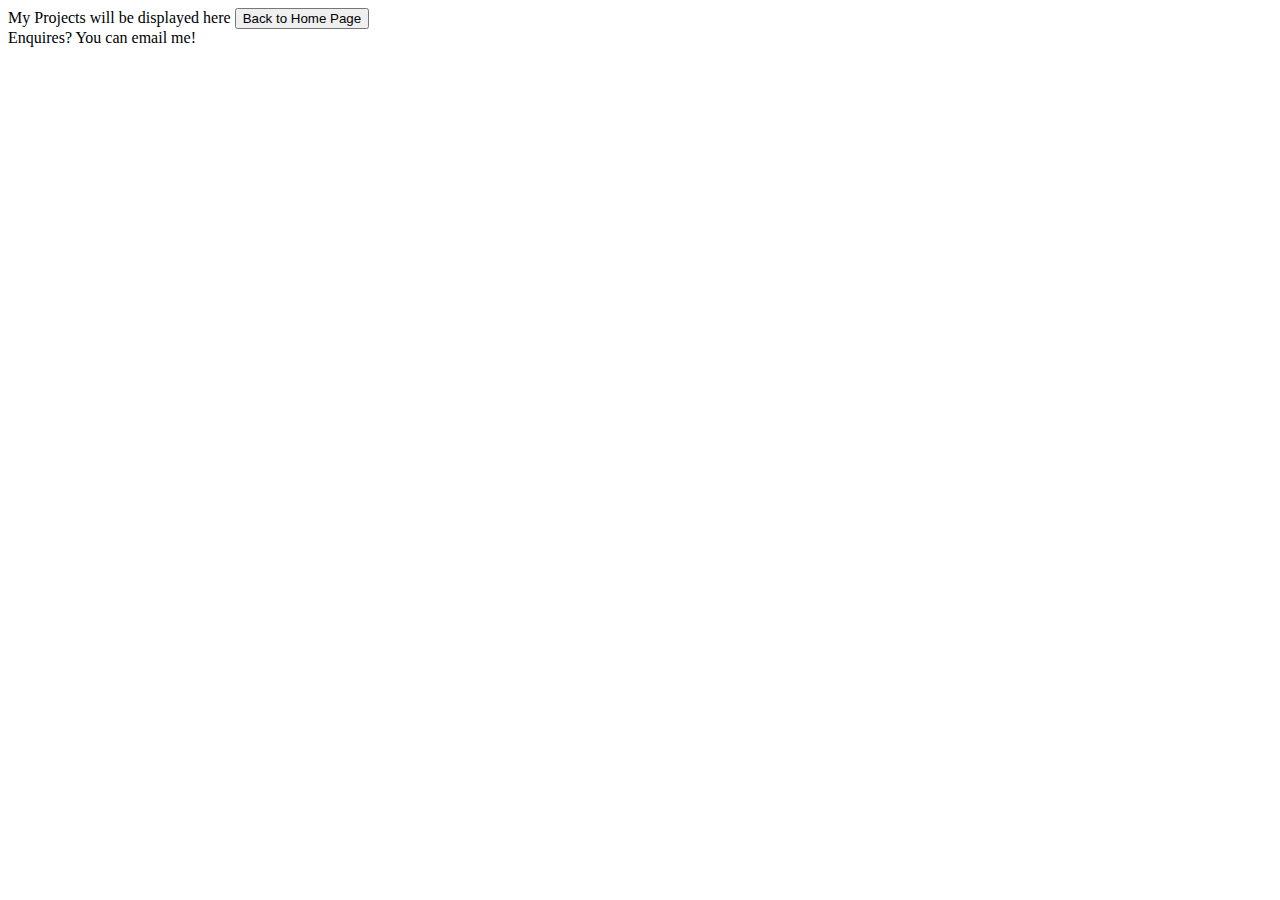
<file: projects.html>
<!DOCTYPE html>
<html lang='en'>

<title> Selim Korfez - Projects</title>

<head>My Projects will be displayed here</head>




<body>
    <a href="about.html">
        <button> Back to Home Page</button>
    </a>
</body>

<footer> Enquires? You can email me!</footer>

</html>
</file>
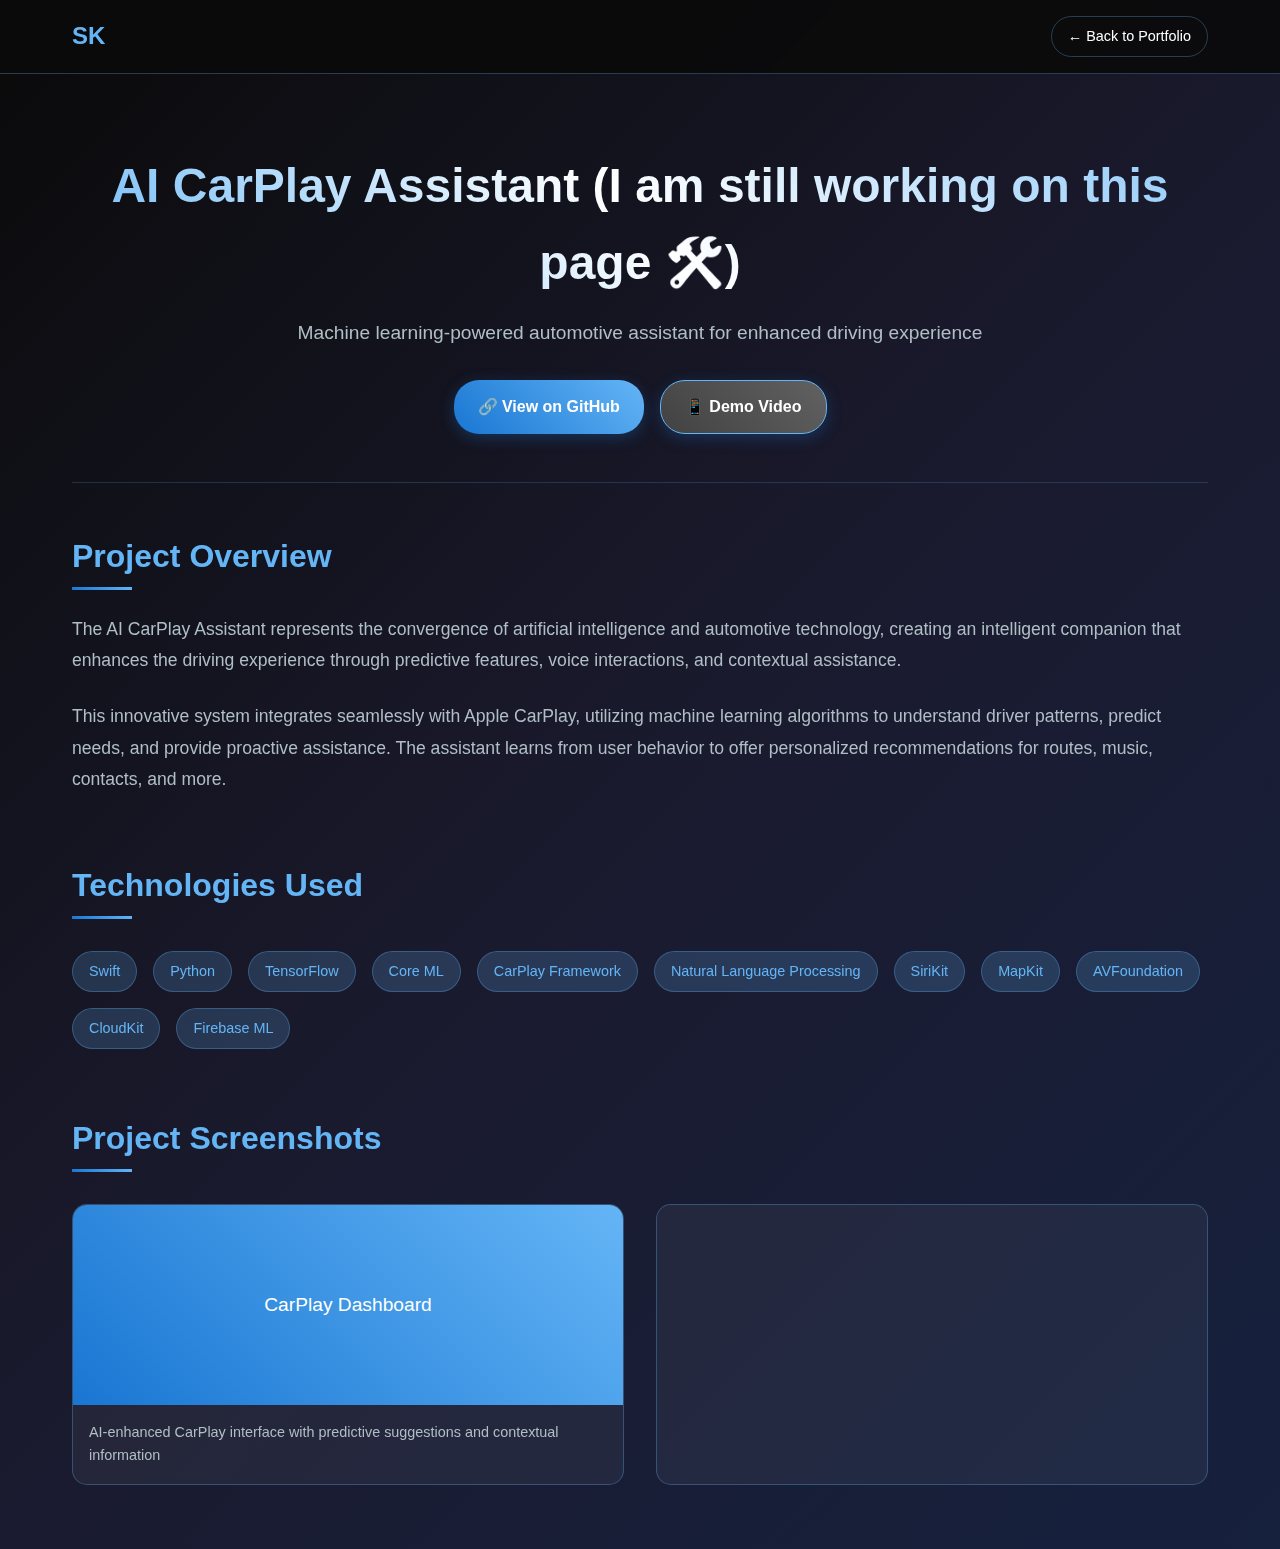
<file: VA.html>
<!DOCTYPE html>
<html lang="en">
<head>
    <meta charset="UTF-8">
    <meta name="viewport" content="width=device-width, initial-scale=1.0">
    <title>AI CarPlay Assistant - Selim Korfez</title>
    <style>
        * {
            margin: 0;
            padding: 0;
            box-sizing: border-box;
        }

        body {
            font-family: 'Segoe UI', Tahoma, Geneva, Verdana, sans-serif;
            background: linear-gradient(135deg, #0a0a0a 0%, #1a1a2e 50%, #16213e 100%);
            color: #ffffff;
            overflow-x: hidden;
            line-height: 1.6;
        }

        /* Animated background particles */
        .bg-animation {
            position: fixed;
            top: 0;
            left: 0;
            width: 100%;
            height: 100%;
            pointer-events: none;
            z-index: -1;
        }

        .particle {
            position: absolute;
            width: 2px;
            height: 2px;
            background: #64b5f6;
            border-radius: 50%;
            animation: float 20s infinite linear;
        }

        @keyframes float {
            0% {
                transform: translateY(100vh) rotate(0deg);
                opacity: 0;
            }
            10% {
                opacity: 1;
            }
            90% {
                opacity: 1;
            }
            100% {
                transform: translateY(-100vh) rotate(360deg);
                opacity: 0;
            }
        }

        /* Navigation */
        nav {
            position: fixed;
            top: 0;
            width: 100%;
            background: rgba(10, 10, 10, 0.9);
            backdrop-filter: blur(10px);
            z-index: 1000;
            padding: 1rem 0;
            border-bottom: 1px solid rgba(100, 181, 246, 0.3);
        }

        .nav-container {
            max-width: 1200px;
            margin: 0 auto;
            display: flex;
            justify-content: space-between;
            align-items: center;
            padding: 0 2rem;
        }

        .logo {
            font-size: 1.5rem;
            font-weight: bold;
            color: #64b5f6;
            text-decoration: none;
            transition: all 0.3s ease;
        }

        .logo:hover {
            text-shadow: 0 0 20px #64b5f6;
        }

        .back-button {
            display: inline-flex;
            align-items: center;
            gap: 0.5rem;
            color: #ffffff;
            text-decoration: none;
            padding: 0.5rem 1rem;
            border: 1px solid rgba(100, 181, 246, 0.3);
            border-radius: 25px;
            transition: all 0.3s ease;
            font-size: 0.9rem;
        }

        .back-button:hover {
            background: rgba(100, 181, 246, 0.1);
            border-color: #64b5f6;
            color: #64b5f6;
        }

        /* Main Content */
        .main-content {
            padding-top: 100px;
            max-width: 1200px;
            margin: 0 auto;
            padding-left: 2rem;
            padding-right: 2rem;
        }

        /* Project Header */
        .project-header {
            text-align: center;
            padding: 3rem 0;
            border-bottom: 1px solid rgba(100, 181, 246, 0.2);
            margin-bottom: 3rem;
        }

        .project-title {
            font-size: 3rem;
            margin-bottom: 1rem;
            background: linear-gradient(45deg, #64b5f6, #ffffff, #90caf9);
            -webkit-background-clip: text;
            -webkit-text-fill-color: transparent;
            background-clip: text;
        }

        .project-subtitle {
            font-size: 1.2rem;
            color: #b0bec5;
            margin-bottom: 2rem;
        }

        .project-links {
            display: flex;
            justify-content: center;
            gap: 1rem;
            flex-wrap: wrap;
        }

        .project-link {
            display: inline-flex;
            align-items: center;
            gap: 0.5rem;
            padding: 0.8rem 1.5rem;
            background: linear-gradient(45deg, #1976d2, #64b5f6);
            color: white;
            text-decoration: none;
            border-radius: 25px;
            transition: all 0.3s ease;
            font-weight: bold;
            box-shadow: 0 4px 15px rgba(25, 118, 210, 0.3);
        }

        .project-link:hover {
            transform: translateY(-3px);
            box-shadow: 0 8px 25px rgba(25, 118, 210, 0.5);
        }

        .project-link.secondary {
            background: linear-gradient(45deg, #424242, #616161);
            border: 1px solid #64b5f6;
        }

        .project-link.secondary:hover {
            background: linear-gradient(45deg, #616161, #757575);
        }

        /* Content Sections */
        .content-section {
            margin-bottom: 4rem;
        }

        .section-title {
            font-size: 2rem;
            color: #64b5f6;
            margin-bottom: 1.5rem;
            position: relative;
            padding-bottom: 0.5rem;
        }

        .section-title::after {
            content: '';
            position: absolute;
            bottom: 0;
            left: 0;
            width: 60px;
            height: 3px;
            background: linear-gradient(45deg, #1976d2, #64b5f6);
        }

        .section-content {
            color: #b0bec5;
            font-size: 1.1rem;
            line-height: 1.8;
        }

        .section-content p {
            margin-bottom: 1.5rem;
        }

        .section-content ul {
            margin-left: 2rem;
            margin-bottom: 1.5rem;
        }

        .section-content li {
            margin-bottom: 0.5rem;
            color: #90a4ae;
        }

        /* Image Gallery */
        .image-gallery {
            display: grid;
            grid-template-columns: repeat(auto-fit, minmax(300px, 1fr));
            gap: 2rem;
            margin: 2rem 0;
        }

        .gallery-item {
            background: rgba(255, 255, 255, 0.05);
            border: 1px solid rgba(100, 181, 246, 0.3);
            border-radius: 15px;
            overflow: hidden;
            transition: all 0.3s ease;
        }

        .gallery-item:hover {
            transform: translateY(-5px);
            border-color: #64b5f6;
            box-shadow: 0 10px 30px rgba(100, 181, 246, 0.2);
        }

        .gallery-image {
            width: 100%;
            height: 200px;
            background: linear-gradient(45deg, #1976d2, #64b5f6);
            display: flex;
            align-items: center;
            justify-content: center;
            color: white;
            font-size: 1.2rem;
            position: relative;
        }

        .gallery-caption {
            padding: 1rem;
            color: #b0bec5;
            font-size: 0.9rem;
        }

        /* Tech Stack */
        .tech-stack {
            display: flex;
            flex-wrap: wrap;
            gap: 1rem;
            margin: 2rem 0;
        }

        .tech-tag {
            background: rgba(100, 181, 246, 0.2);
            color: #64b5f6;
            padding: 0.5rem 1rem;
            border-radius: 25px;
            font-size: 0.9rem;
            border: 1px solid rgba(100, 181, 246, 0.3);
            transition: all 0.3s ease;
        }

        .tech-tag:hover {
            background: rgba(100, 181, 246, 0.3);
            transform: scale(1.05);
        }

        /* Challenges Section */
        .challenge-item {
            background: rgba(255, 255, 255, 0.03);
            border: 1px solid rgba(100, 181, 246, 0.2);
            border-radius: 10px;
            padding: 1.5rem;
            margin-bottom: 1.5rem;
            transition: all 0.3s ease;
        }

        .challenge-item:hover {
            border-color: #64b5f6;
            background: rgba(255, 255, 255, 0.05);
        }

        .challenge-title {
            color: #64b5f6;
            font-size: 1.2rem;
            margin-bottom: 0.5rem;
        }

        .challenge-description {
            color: #90a4ae;
        }

        /* Results/Metrics */
        .metrics-grid {
            display: grid;
            grid-template-columns: repeat(auto-fit, minmax(200px, 1fr));
            gap: 2rem;
            margin: 2rem 0;
        }

        .metric-card {
            text-align: center;
            background: rgba(255, 255, 255, 0.05);
            border: 1px solid rgba(100, 181, 246, 0.3);
            border-radius: 15px;
            padding: 2rem 1rem;
            transition: all 0.3s ease;
        }

        .metric-card:hover {
            transform: translateY(-5px);
            border-color: #64b5f6;
        }

        .metric-number {
            font-size: 2.5rem;
            font-weight: bold;
            color: #64b5f6;
            margin-bottom: 0.5rem;
        }

        .metric-label {
            color: #b0bec5;
            font-size: 0.9rem;
        }

        /* Footer */
        footer {
            background: rgba(10, 10, 10, 0.9);
            text-align: center;
            padding: 2rem 0;
            border-top: 1px solid rgba(100, 181, 246, 0.3);
            margin-top: 5rem;
        }

        /* Responsive */
        @media (max-width: 768px) {
            .project-title {
                font-size: 2rem;
            }
            
            .nav-container {
                padding: 0 1rem;
            }
            
            .main-content {
                padding-left: 1rem;
                padding-right: 1rem;
            }
            
            .project-links {
                flex-direction: column;
                align-items: center;
            }
            
            .metrics-grid {
                grid-template-columns: repeat(auto-fit, minmax(150px, 1fr));
            }
        }

        /* Animations */
        @keyframes fadeInUp {
            from {
                opacity: 0;
                transform: translateY(30px);
            }
            to {
                opacity: 1;
                transform: translateY(0);
            }
        }

        .fade-in {
            animation: fadeInUp 0.8s ease-out;
        }
    </style>
</head>
<body>
    <div class="bg-animation" id="bgAnimation"></div>

    <nav>
        <div class="nav-container">
            <a href="index.html" class="logo">SK</a>
            <a href="index.html#projects" class="back-button">
                ← Back to Portfolio
            </a>
        </div>
    </nav>

    <main class="main-content">
        <div class="project-header fade-in">
            <h1 class="project-title">AI CarPlay Assistant (I am still working on this page 🛠️)</h1>
            <p class="project-subtitle">Machine learning-powered automotive assistant for enhanced driving experience</p>
            <div class="project-links">
                <a href="https://github.com/your-username/carplay-ai-repo" class="project-link">
                    🔗 View on GitHub
                </a>
                <a href="#" class="project-link secondary">
                    📱 Demo Video
                </a>
            </div>
        </div>

        <div class="content-section fade-in">
            <h2 class="section-title">Project Overview</h2>
            <div class="section-content">
                <p>The AI CarPlay Assistant represents the convergence of artificial intelligence and automotive technology, creating an intelligent companion that enhances the driving experience through predictive features, voice interactions, and contextual assistance.</p>
                
                <p>This innovative system integrates seamlessly with Apple CarPlay, utilizing machine learning algorithms to understand driver patterns, predict needs, and provide proactive assistance. The assistant learns from user behavior to offer personalized recommendations for routes, music, contacts, and more.</p>
            </div>
        </div>

        <div class="content-section">
            <h2 class="section-title">Technologies Used</h2>
            <div class="tech-stack">
                <span class="tech-tag">Swift</span>
                <span class="tech-tag">Python</span>
                <span class="tech-tag">TensorFlow</span>
                <span class="tech-tag">Core ML</span>
                <span class="tech-tag">CarPlay Framework</span>
                <span class="tech-tag">Natural Language Processing</span>
                <span class="tech-tag">SiriKit</span>
                <span class="tech-tag">MapKit</span>
                <span class="tech-tag">AVFoundation</span>
                <span class="tech-tag">CloudKit</span>
                <span class="tech-tag">Firebase ML</span>
            </div>
        </div>

        <div class="content-section">
            <h2 class="section-title">Project Screenshots</h2>
            <div class="image-gallery">
                <div class="gallery-item">
                    <div class="gallery-image">
                        CarPlay Dashboard
                    </div>
                    <div class="gallery-caption">
                        AI-enhanced CarPlay interface with predictive suggestions and contextual information
                    </div>
                </div>
                <div class="gallery-item">
</file>
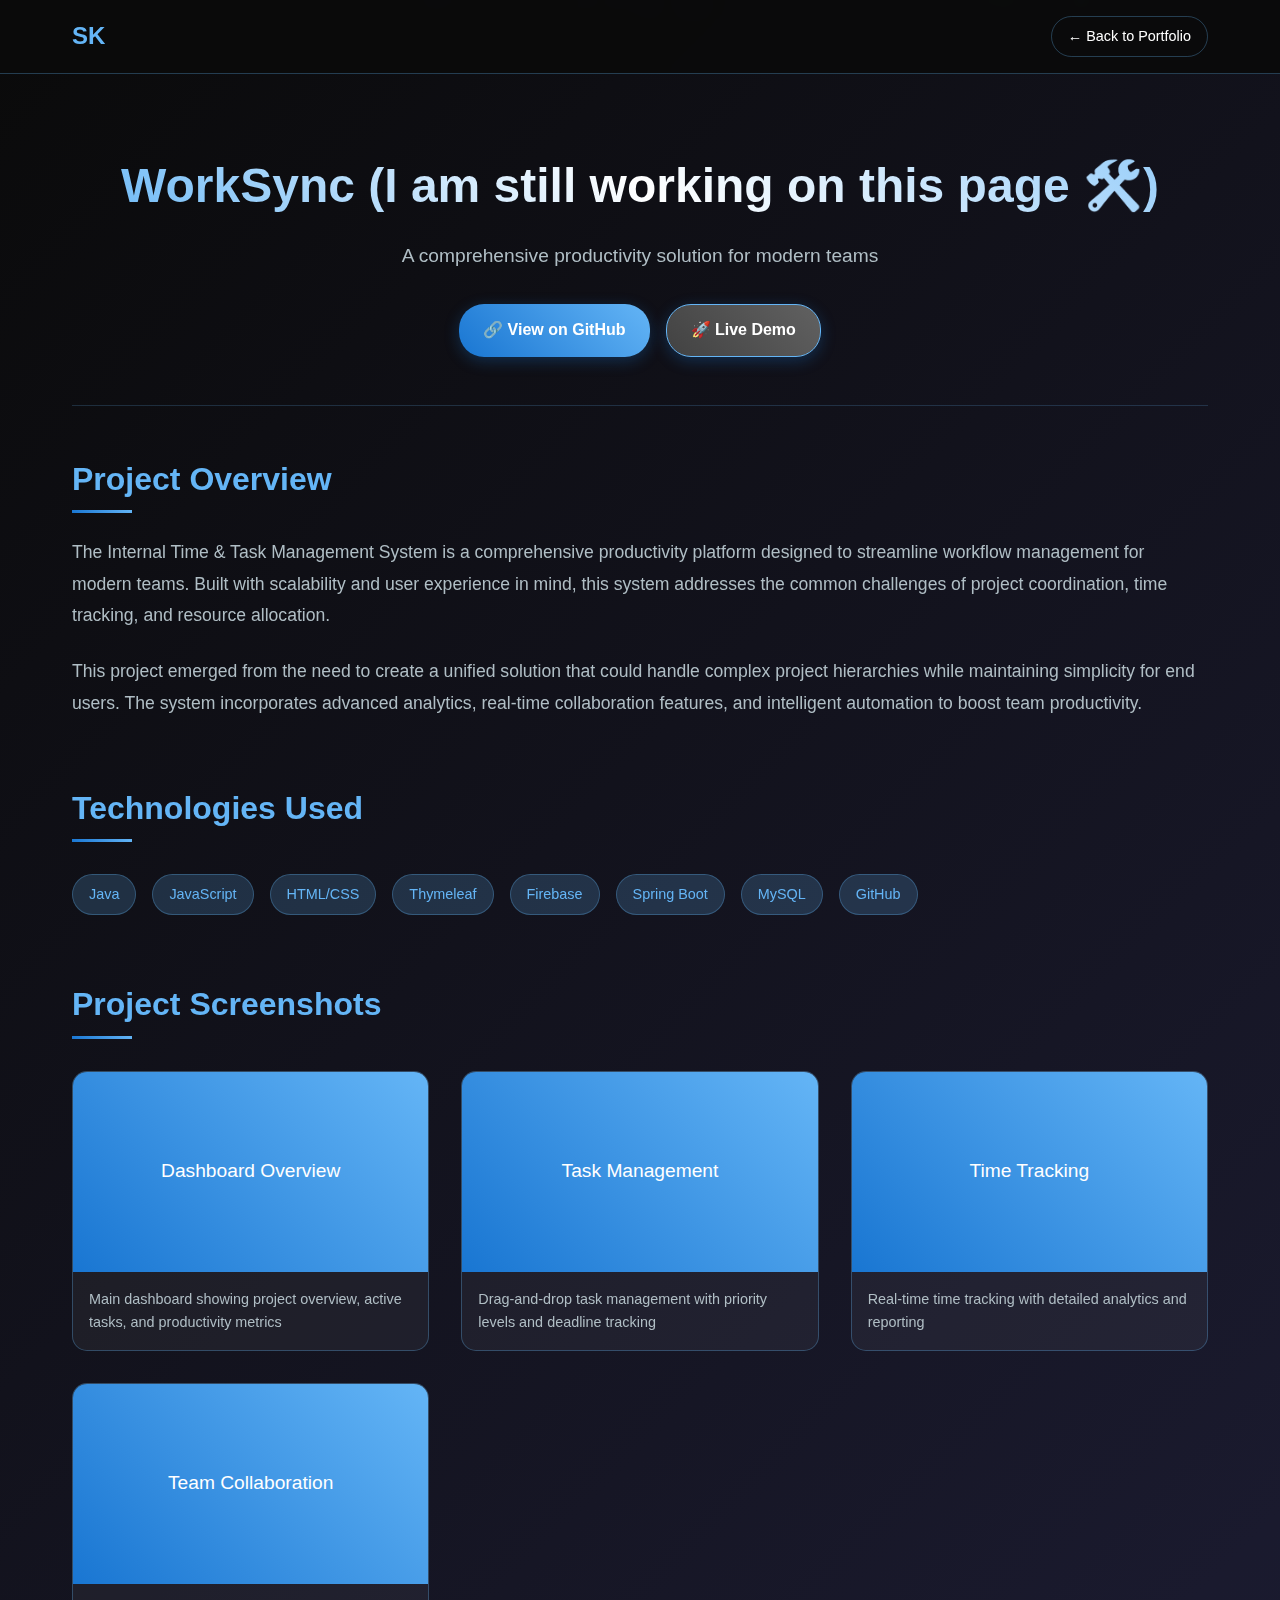
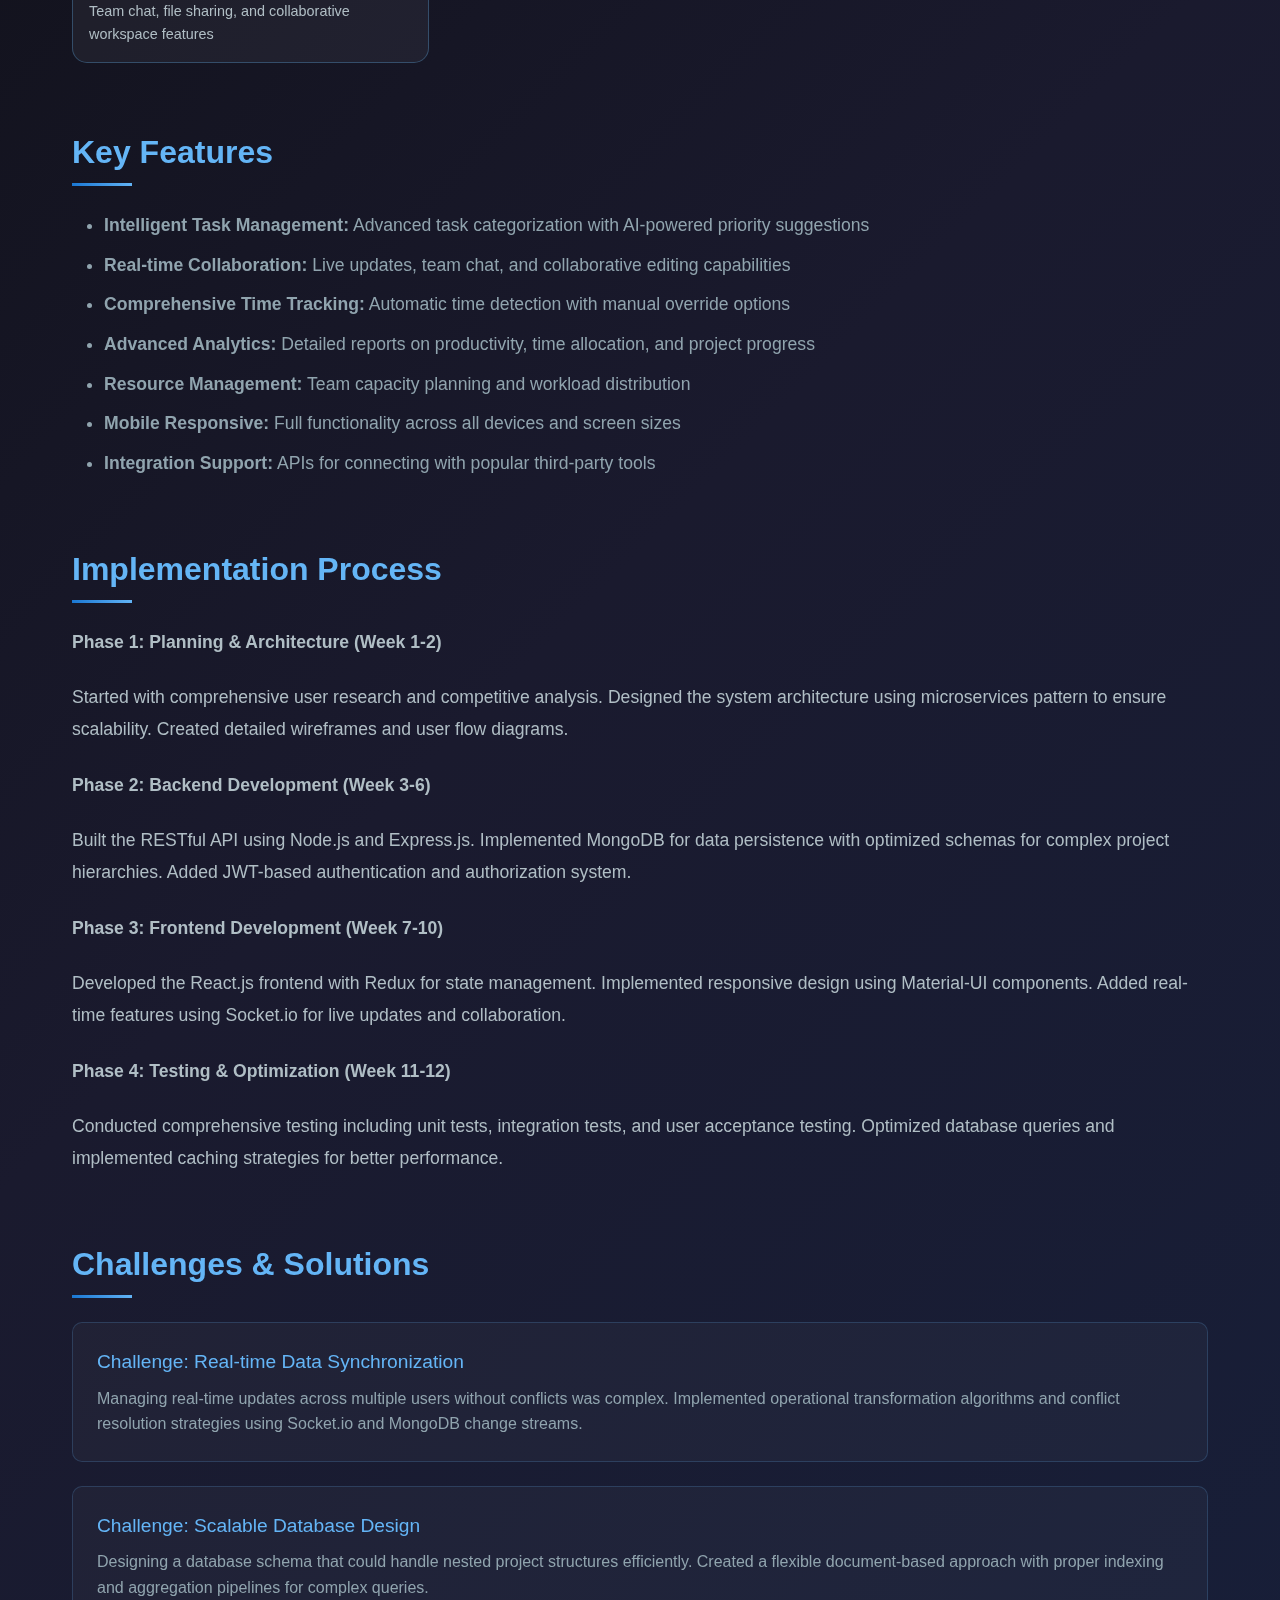
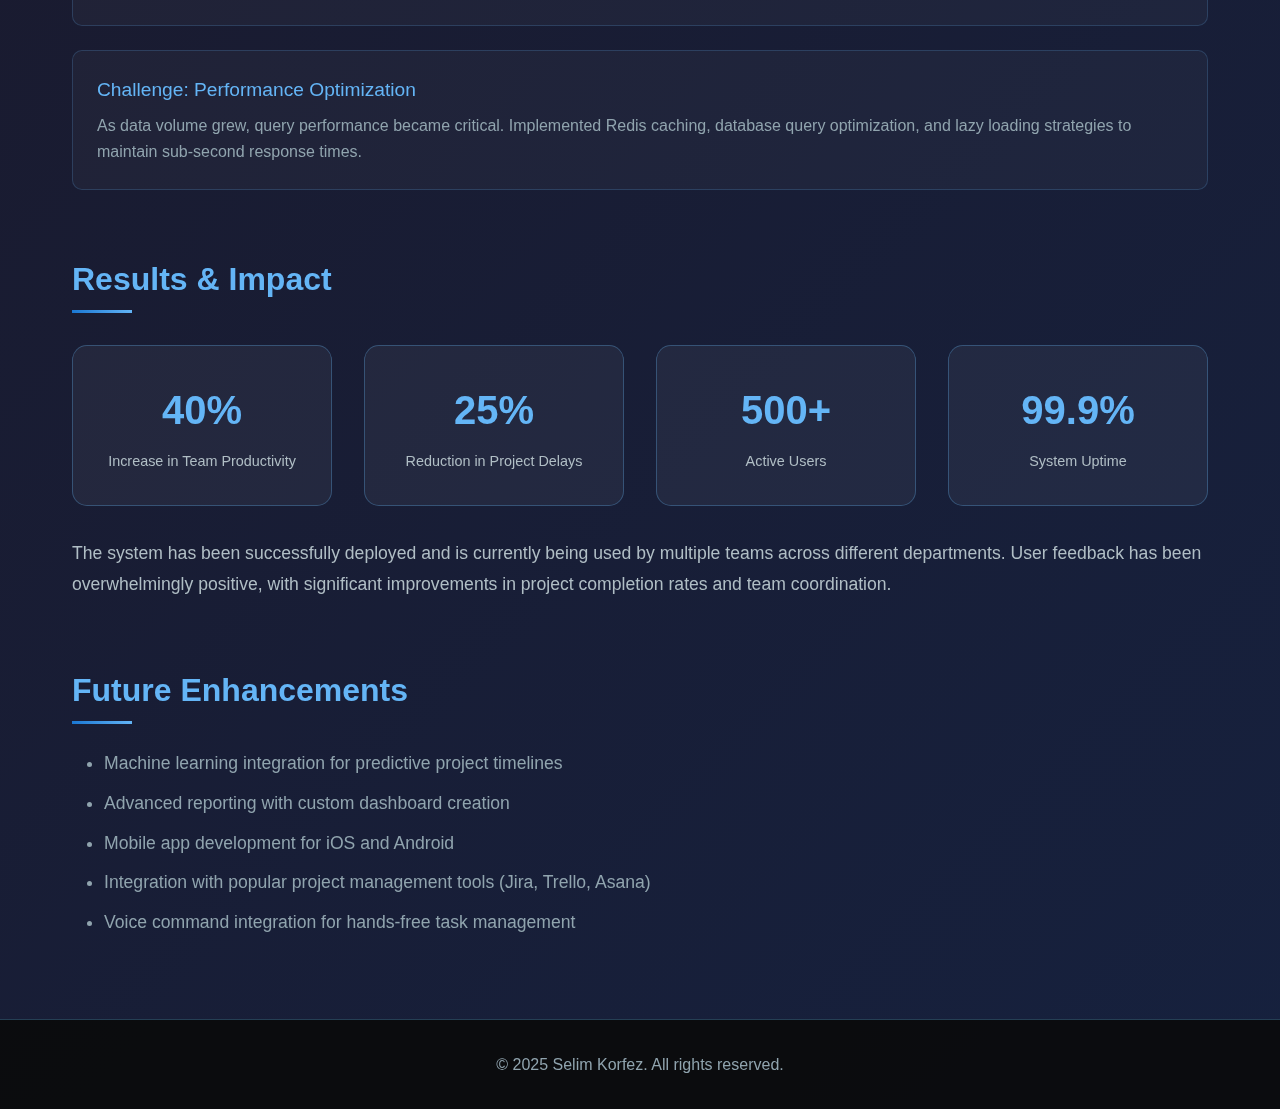
<file: WorkSync.html>
<!DOCTYPE html>
<html lang="en">
<head>
    <meta charset="UTF-8">
    <meta name="viewport" content="width=device-width, initial-scale=1.0">
    <title>WorkSync - Selim Korfez</title>
    <style>
        * {
            margin: 0;
            padding: 0;
            box-sizing: border-box;
        }

        body {
            font-family: 'Segoe UI', Tahoma, Geneva, Verdana, sans-serif;
            background: linear-gradient(135deg, #0a0a0a 0%, #1a1a2e 50%, #16213e 100%);
            color: #ffffff;
            overflow-x: hidden;
            line-height: 1.6;
        }

        /* Animated background particles */
        .bg-animation {
            position: fixed;
            top: 0;
            left: 0;
            width: 100%;
            height: 100%;
            pointer-events: none;
            z-index: -1;
        }

        .particle {
            position: absolute;
            width: 2px;
            height: 2px;
            background: #64b5f6;
            border-radius: 50%;
            animation: float 20s infinite linear;
        }

        @keyframes float {
            0% {
                transform: translateY(100vh) rotate(0deg);
                opacity: 0;
            }
            10% {
                opacity: 1;
            }
            90% {
                opacity: 1;
            }
            100% {
                transform: translateY(-100vh) rotate(360deg);
                opacity: 0;
            }
        }

        /* Navigation */
        nav {
            position: fixed;
            top: 0;
            width: 100%;
            background: rgba(10, 10, 10, 0.9);
            backdrop-filter: blur(10px);
            z-index: 1000;
            padding: 1rem 0;
            border-bottom: 1px solid rgba(100, 181, 246, 0.3);
        }

        .nav-container {
            max-width: 1200px;
            margin: 0 auto;
            display: flex;
            justify-content: space-between;
            align-items: center;
            padding: 0 2rem;
        }

        .logo {
            font-size: 1.5rem;
            font-weight: bold;
            color: #64b5f6;
            text-decoration: none;
            transition: all 0.3s ease;
        }

        .logo:hover {
            text-shadow: 0 0 20px #64b5f6;
        }

        .back-button {
            display: inline-flex;
            align-items: center;
            gap: 0.5rem;
            color: #ffffff;
            text-decoration: none;
            padding: 0.5rem 1rem;
            border: 1px solid rgba(100, 181, 246, 0.3);
            border-radius: 25px;
            transition: all 0.3s ease;
            font-size: 0.9rem;
        }

        .back-button:hover {
            background: rgba(100, 181, 246, 0.1);
            border-color: #64b5f6;
            color: #64b5f6;
        }

        /* Main Content */
        .main-content {
            padding-top: 100px;
            max-width: 1200px;
            margin: 0 auto;
            padding-left: 2rem;
            padding-right: 2rem;
        }

        /* Project Header */
        .project-header {
            text-align: center;
            padding: 3rem 0;
            border-bottom: 1px solid rgba(100, 181, 246, 0.2);
            margin-bottom: 3rem;
        }

        .project-title {
            font-size: 3rem;
            margin-bottom: 1rem;
            background: linear-gradient(45deg, #64b5f6, #ffffff, #90caf9);
            -webkit-background-clip: text;
            -webkit-text-fill-color: transparent;
            background-clip: text;
        }

        .project-subtitle {
            font-size: 1.2rem;
            color: #b0bec5;
            margin-bottom: 2rem;
        }

        .project-links {
            display: flex;
            justify-content: center;
            gap: 1rem;
            flex-wrap: wrap;
        }

        .project-link {
            display: inline-flex;
            align-items: center;
            gap: 0.5rem;
            padding: 0.8rem 1.5rem;
            background: linear-gradient(45deg, #1976d2, #64b5f6);
            color: white;
            text-decoration: none;
            border-radius: 25px;
            transition: all 0.3s ease;
            font-weight: bold;
            box-shadow: 0 4px 15px rgba(25, 118, 210, 0.3);
        }

        .project-link:hover {
            transform: translateY(-3px);
            box-shadow: 0 8px 25px rgba(25, 118, 210, 0.5);
        }

        .project-link.secondary {
            background: linear-gradient(45deg, #424242, #616161);
            border: 1px solid #64b5f6;
        }

        .project-link.secondary:hover {
            background: linear-gradient(45deg, #616161, #757575);
        }

        /* Content Sections */
        .content-section {
            margin-bottom: 4rem;
        }

        .section-title {
            font-size: 2rem;
            color: #64b5f6;
            margin-bottom: 1.5rem;
            position: relative;
            padding-bottom: 0.5rem;
        }

        .section-title::after {
            content: '';
            position: absolute;
            bottom: 0;
            left: 0;
            width: 60px;
            height: 3px;
            background: linear-gradient(45deg, #1976d2, #64b5f6);
        }

        .section-content {
            color: #b0bec5;
            font-size: 1.1rem;
            line-height: 1.8;
        }

        .section-content p {
            margin-bottom: 1.5rem;
        }

        .section-content ul {
            margin-left: 2rem;
            margin-bottom: 1.5rem;
        }

        .section-content li {
            margin-bottom: 0.5rem;
            color: #90a4ae;
        }

        /* Image Gallery */
        .image-gallery {
            display: grid;
            grid-template-columns: repeat(auto-fit, minmax(300px, 1fr));
            gap: 2rem;
            margin: 2rem 0;
        }

        .gallery-item {
            background: rgba(255, 255, 255, 0.05);
            border: 1px solid rgba(100, 181, 246, 0.3);
            border-radius: 15px;
            overflow: hidden;
            transition: all 0.3s ease;
        }

        .gallery-item:hover {
            transform: translateY(-5px);
            border-color: #64b5f6;
            box-shadow: 0 10px 30px rgba(100, 181, 246, 0.2);
        }

        .gallery-image {
            width: 100%;
            height: 200px;
            background: linear-gradient(45deg, #1976d2, #64b5f6);
            display: flex;
            align-items: center;
            justify-content: center;
            color: white;
            font-size: 1.2rem;
            position: relative;
        }

        .gallery-caption {
            padding: 1rem;
            color: #b0bec5;
            font-size: 0.9rem;
        }

        /* Tech Stack */
        .tech-stack {
            display: flex;
            flex-wrap: wrap;
            gap: 1rem;
            margin: 2rem 0;
        }

        .tech-tag {
            background: rgba(100, 181, 246, 0.2);
            color: #64b5f6;
            padding: 0.5rem 1rem;
            border-radius: 25px;
            font-size: 0.9rem;
            border: 1px solid rgba(100, 181, 246, 0.3);
            transition: all 0.3s ease;
        }

        .tech-tag:hover {
            background: rgba(100, 181, 246, 0.3);
            transform: scale(1.05);
        }

        /* Challenges Section */
        .challenge-item {
            background: rgba(255, 255, 255, 0.03);
            border: 1px solid rgba(100, 181, 246, 0.2);
            border-radius: 10px;
            padding: 1.5rem;
            margin-bottom: 1.5rem;
            transition: all 0.3s ease;
        }

        .challenge-item:hover {
            border-color: #64b5f6;
            background: rgba(255, 255, 255, 0.05);
        }

        .challenge-title {
            color: #64b5f6;
            font-size: 1.2rem;
            margin-bottom: 0.5rem;
        }

        .challenge-description {
            color: #90a4ae;
        }

        /* Results/Metrics */
        .metrics-grid {
            display: grid;
            grid-template-columns: repeat(auto-fit, minmax(200px, 1fr));
            gap: 2rem;
            margin: 2rem 0;
        }

        .metric-card {
            text-align: center;
            background: rgba(255, 255, 255, 0.05);
            border: 1px solid rgba(100, 181, 246, 0.3);
            border-radius: 15px;
            padding: 2rem 1rem;
            transition: all 0.3s ease;
        }

        .metric-card:hover {
            transform: translateY(-5px);
            border-color: #64b5f6;
        }

        .metric-number {
            font-size: 2.5rem;
            font-weight: bold;
            color: #64b5f6;
            margin-bottom: 0.5rem;
        }

        .metric-label {
            color: #b0bec5;
            font-size: 0.9rem;
        }

        /* Footer */
        footer {
            background: rgba(10, 10, 10, 0.9);
            text-align: center;
            padding: 2rem 0;
            border-top: 1px solid rgba(100, 181, 246, 0.3);
            margin-top: 5rem;
        }

        /* Responsive */
        @media (max-width: 768px) {
            .project-title {
                font-size: 2rem;
            }
            
            .nav-container {
                padding: 0 1rem;
            }
            
            .main-content {
                padding-left: 1rem;
                padding-right: 1rem;
            }
            
            .project-links {
                flex-direction: column;
                align-items: center;
            }
            
            .metrics-grid {
                grid-template-columns: repeat(auto-fit, minmax(150px, 1fr));
            }
        }

        /* Animations */
        @keyframes fadeInUp {
            from {
                opacity: 0;
                transform: translateY(30px);
            }
            to {
                opacity: 1;
                transform: translateY(0);
            }
        }

        .fade-in {
            animation: fadeInUp 0.8s ease-out;
        }
    </style>
</head>
<body>
    <div class="bg-animation" id="bgAnimation"></div>

    <nav>
        <div class="nav-container">
            <a href="index.html" class="logo">SK</a>
            <a href="index.html#projects" class="back-button">
                ← Back to Portfolio
            </a>
        </div>
    </nav>

    <main class="main-content">
        <div class="project-header fade-in">
            <h1 class="project-title">WorkSync (I am still working on this page 🛠️)</h1>
            <p class="project-subtitle">A comprehensive productivity solution for modern teams</p>
            <div class="project-links">
                <a href="https://github.com/selimkorfez/WorkSync" class="project-link">
                    🔗 View on GitHub
                </a>
                <a href="#" class="project-link secondary">
                    🚀 Live Demo
                </a>
            </div>
        </div>

        <div class="content-section fade-in">
            <h2 class="section-title">Project Overview</h2>
            <div class="section-content">
                <p>The Internal Time & Task Management System is a comprehensive productivity platform designed to streamline workflow management for modern teams. Built with scalability and user experience in mind, this system addresses the common challenges of project coordination, time tracking, and resource allocation.</p>
                
                <p>This project emerged from the need to create a unified solution that could handle complex project hierarchies while maintaining simplicity for end users. The system incorporates advanced analytics, real-time collaboration features, and intelligent automation to boost team productivity.</p>
            </div>
        </div>

        <div class="content-section">
            <h2 class="section-title">Technologies Used</h2>
            <div class="tech-stack">
                <span class="tech-tag">Java</span>
                <span class="tech-tag">JavaScript</span>
                <span class="tech-tag">HTML/CSS</span>
                <span class="tech-tag">Thymeleaf</span>
                <span class="tech-tag">Firebase</span>
                <span class="tech-tag">Spring Boot</span>
                <span class="tech-tag">MySQL</span>
                <span class="tech-tag">GitHub</span>
            </div>
        </div>

        <div class="content-section">
            <h2 class="section-title">Project Screenshots</h2>
            <div class="image-gallery">
                <div class="gallery-item">
                    <div class="gallery-image">
                        Dashboard Overview
                    </div>
                    <div class="gallery-caption">
                        Main dashboard showing project overview, active tasks, and productivity metrics
                    </div>
                </div>
                <div class="gallery-item">
                    <div class="gallery-image">
                        Task Management
                    </div>
                    <div class="gallery-caption">
                        Drag-and-drop task management with priority levels and deadline tracking
                    </div>
                </div>
                <div class="gallery-item">
                    <div class="gallery-image">
                        Time Tracking
                    </div>
                    <div class="gallery-caption">
                        Real-time time tracking with detailed analytics and reporting
                    </div>
                </div>
                <div class="gallery-item">
                    <div class="gallery-image">
                        Team Collaboration
                    </div>
                    <div class="gallery-caption">
                        Team chat, file sharing, and collaborative workspace features
                    </div>
                </div>
            </div>
        </div>

        <div class="content-section">
            <h2 class="section-title">Key Features</h2>
            <div class="section-content">
                <ul>
                    <li><strong>Intelligent Task Management:</strong> Advanced task categorization with AI-powered priority suggestions</li>
                    <li><strong>Real-time Collaboration:</strong> Live updates, team chat, and collaborative editing capabilities</li>
                    <li><strong>Comprehensive Time Tracking:</strong> Automatic time detection with manual override options</li>
                    <li><strong>Advanced Analytics:</strong> Detailed reports on productivity, time allocation, and project progress</li>
                    <li><strong>Resource Management:</strong> Team capacity planning and workload distribution</li>
                    <li><strong>Mobile Responsive:</strong> Full functionality across all devices and screen sizes</li>
                    <li><strong>Integration Support:</strong> APIs for connecting with popular third-party tools</li>
                </ul>
            </div>
        </div>

        <div class="content-section">
            <h2 class="section-title">Implementation Process</h2>
            <div class="section-content">
                <p><strong>Phase 1: Planning & Architecture (Week 1-2)</strong></p>
                <p>Started with comprehensive user research and competitive analysis. Designed the system architecture using microservices pattern to ensure scalability. Created detailed wireframes and user flow diagrams.</p>

                <p><strong>Phase 2: Backend Development (Week 3-6)</strong></p>
                <p>Built the RESTful API using Node.js and Express.js. Implemented MongoDB for data persistence with optimized schemas for complex project hierarchies. Added JWT-based authentication and authorization system.</p>

                <p><strong>Phase 3: Frontend Development (Week 7-10)</strong></p>
                <p>Developed the React.js frontend with Redux for state management. Implemented responsive design using Material-UI components. Added real-time features using Socket.io for live updates and collaboration.</p>

                <p><strong>Phase 4: Testing & Optimization (Week 11-12)</strong></p>
                <p>Conducted comprehensive testing including unit tests, integration tests, and user acceptance testing. Optimized database queries and implemented caching strategies for better performance.</p>
            </div>
        </div>

        <div class="content-section">
            <h2 class="section-title">Challenges & Solutions</h2>
            <div class="challenge-item">
                <div class="challenge-title">Challenge: Real-time Data Synchronization</div>
                <div class="challenge-description">
                    Managing real-time updates across multiple users without conflicts was complex. Implemented operational transformation algorithms and conflict resolution strategies using Socket.io and MongoDB change streams.
                </div>
            </div>
            <div class="challenge-item">
                <div class="challenge-title">Challenge: Scalable Database Design</div>
                <div class="challenge-description">
                    Designing a database schema that could handle nested project structures efficiently. Created a flexible document-based approach with proper indexing and aggregation pipelines for complex queries.
                </div>
            </div>
            <div class="challenge-item">
                <div class="challenge-title">Challenge: Performance Optimization</div>
                <div class="challenge-description">
                    As data volume grew, query performance became critical. Implemented Redis caching, database query optimization, and lazy loading strategies to maintain sub-second response times.
                </div>
            </div>
        </div>

        <div class="content-section">
            <h2 class="section-title">Results & Impact</h2>
            <div class="metrics-grid">
                <div class="metric-card">
                    <div class="metric-number">40%</div>
                    <div class="metric-label">Increase in Team Productivity</div>
                </div>
                <div class="metric-card">
                    <div class="metric-number">25%</div>
                    <div class="metric-label">Reduction in Project Delays</div>
                </div>
                <div class="metric-card">
                    <div class="metric-number">500+</div>
                    <div class="metric-label">Active Users</div>
                </div>
                <div class="metric-card">
                    <div class="metric-number">99.9%</div>
                    <div class="metric-label">System Uptime</div>
                </div>
            </div>
            <div class="section-content">
                <p>The system has been successfully deployed and is currently being used by multiple teams across different departments. User feedback has been overwhelmingly positive, with significant improvements in project completion rates and team coordination.</p>
            </div>
        </div>

        <div class="content-section">
            <h2 class="section-title">Future Enhancements</h2>
            <div class="section-content">
                <ul>
                    <li>Machine learning integration for predictive project timelines</li>
                    <li>Advanced reporting with custom dashboard creation</li>
                    <li>Mobile app development for iOS and Android</li>
                    <li>Integration with popular project management tools (Jira, Trello, Asana)</li>
                    <li>Voice command integration for hands-free task management</li>
                </ul>
            </div>
        </div>
    </main>

    <footer>
        <p style="color: #90a4ae;">&copy; 2025 Selim Korfez. All rights reserved.</p>
    </footer>

    <script>
        // Animated background particles
        function createParticles() {
            const bgAnimation = document.getElementById('bgAnimation');
            
            for (let i = 0; i < 50; i++) {
                const particle = document.createElement('div');
                particle.className = 'particle';
                particle.style.left = Math.random() * 100 + '%';
                particle.style.animationDelay = Math.random() * 20 + 's';
                particle.style.animationDuration = (Math.random() * 10 + 10) + 's';
                bgAnimation.appendChild(particle);
            }
        }

        // Initialize particles when page loads
        document.addEventListener('DOMContentLoaded', createParticles);

        // Smooth scrolling for anchor links
        document.querySelectorAll('a[href^="#"]').forEach(anchor => {
            anchor.addEventListener('click', function (e) {
                e.preventDefault();
                const target = document.querySelector(this.getAttribute('href'));
                if (target) {
                    target.scrollIntoView({
                        behavior: 'smooth',
                        block: 'start'
                    });
                }
            });
        });

        // Intersection Observer for animations
        const observerOptions = {
            threshold: 0.1,
            rootMargin: '0px 0px -50px 0px'
        };

        const observer = new IntersectionObserver((entries) => {
            entries.forEach(entry => {
                if (entry.isIntersecting) {
                    entry.target.classList.add('fade-in');
                }
            });
        }, observerOptions);

        // Observe elements for animation
        document.addEventListener('DOMContentLoaded', () => {
            const elements = document.querySelectorAll('.content-section, .gallery-item, .challenge-item, .metric-card');
            elements.forEach(element => {
                observer.observe(element);
            });
        });
    </script>
</body>
</html>
</file>
